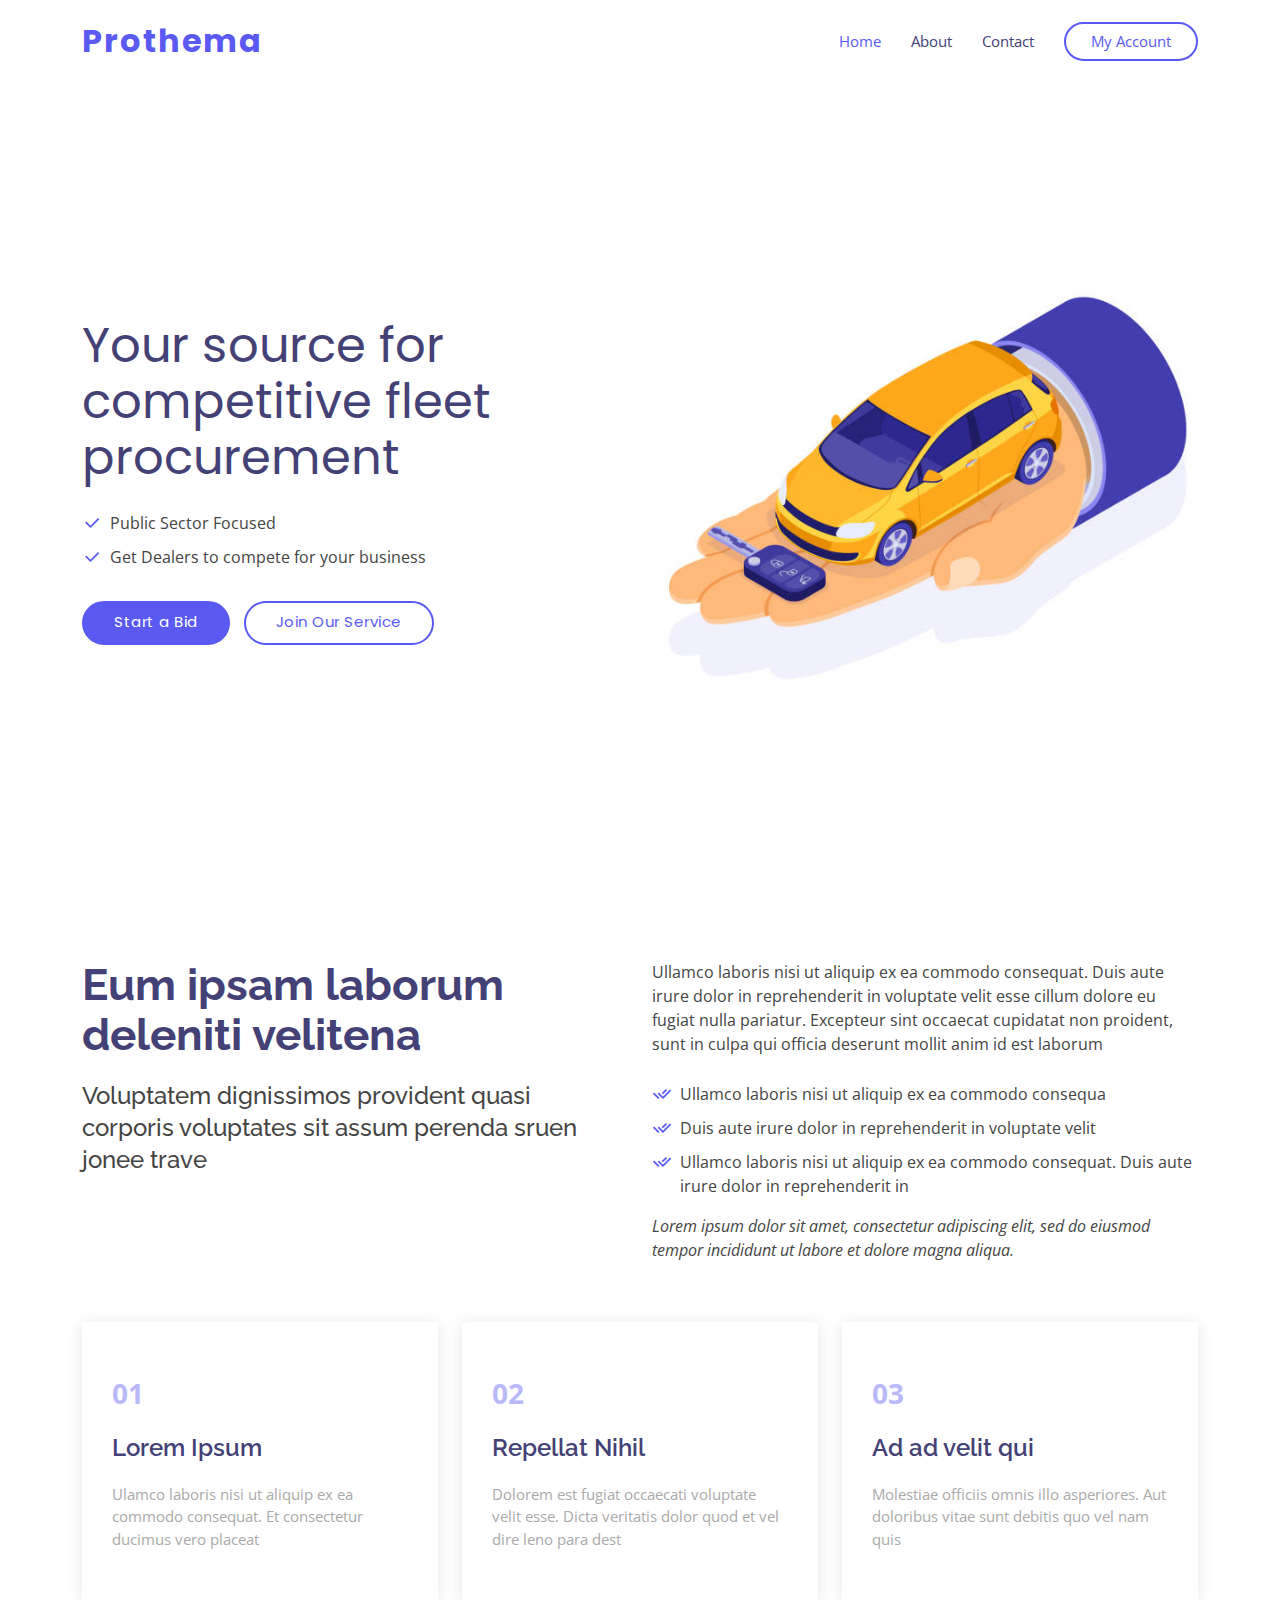
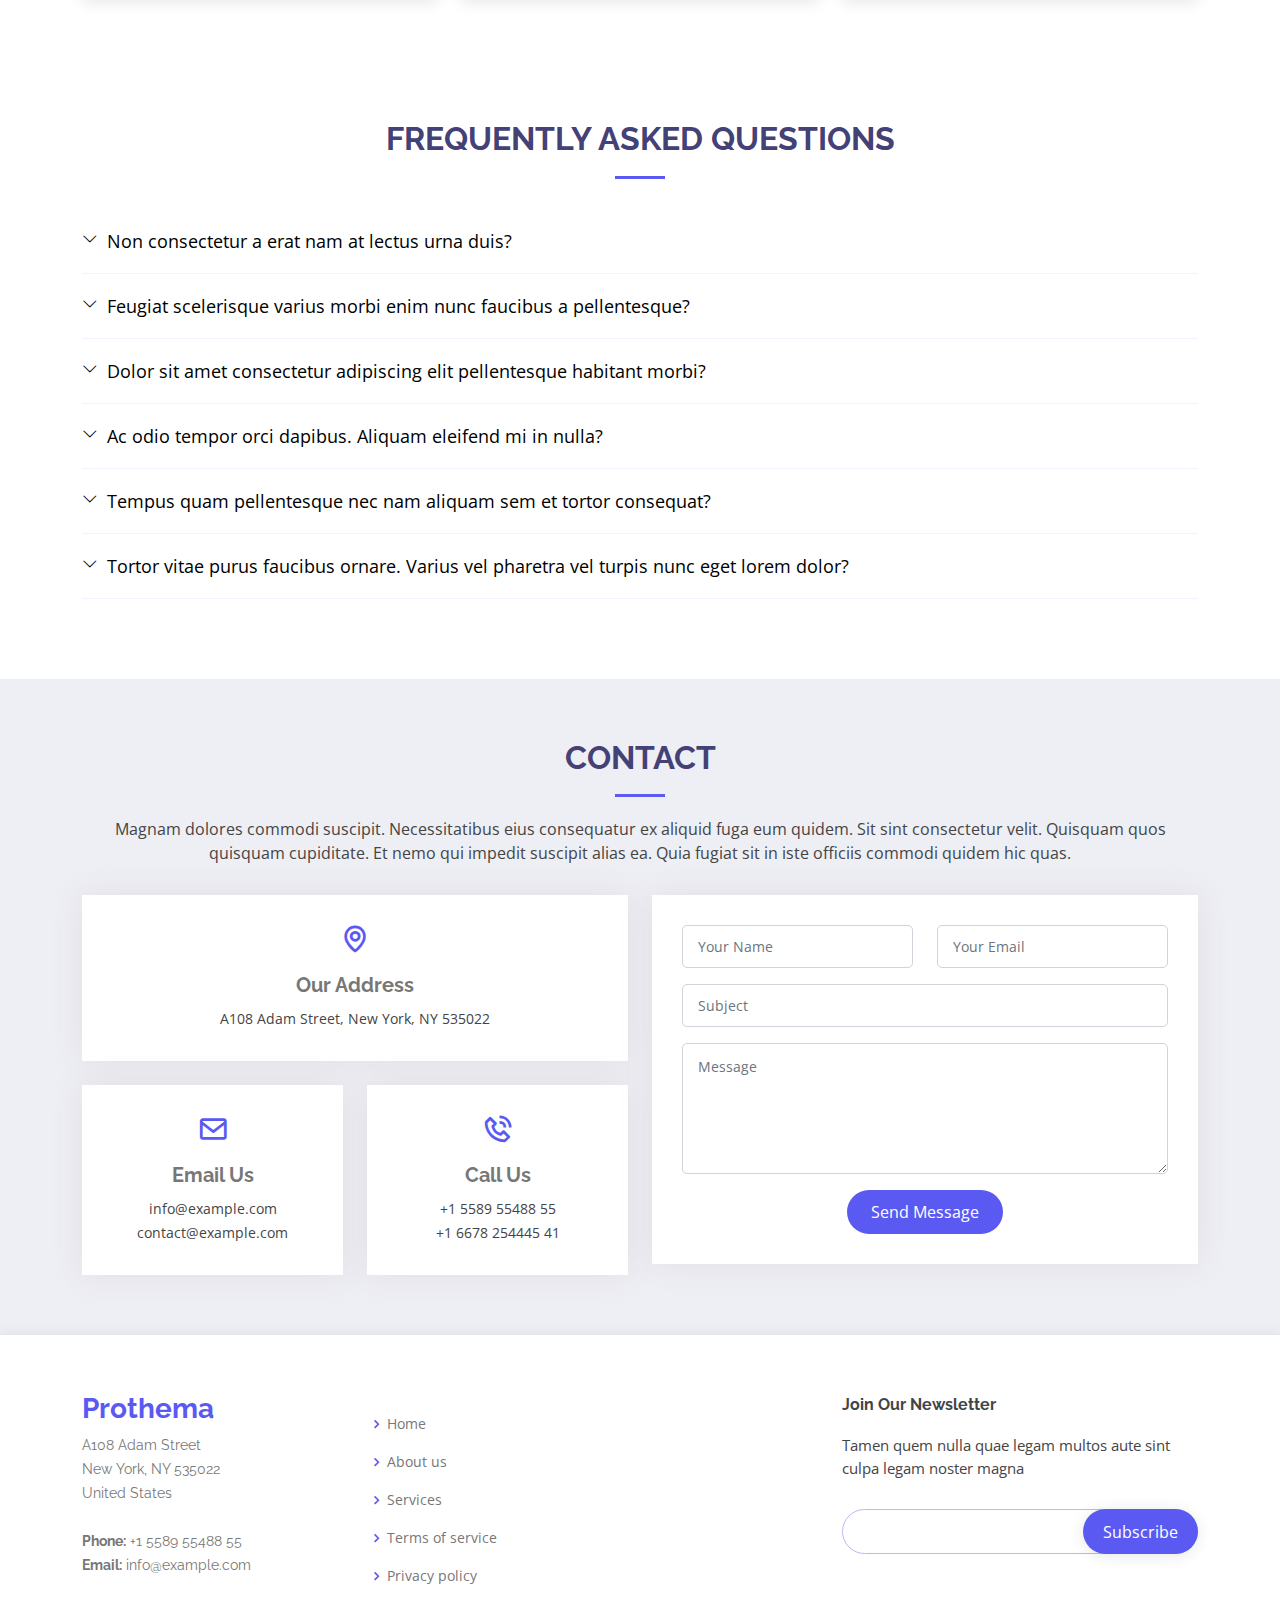
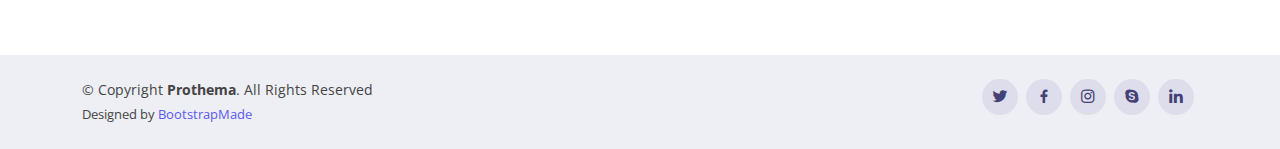
<file: index.html>
<!DOCTYPE html>
<html lang="en">

<head>
  <meta charset="utf-8">
  <meta content="width=device-width, initial-scale=1.0" name="viewport">

  <title>Prothema</title>
  <meta content="" name="description">
  <meta content="" name="keywords">

  <!-- Favicons -->
  <link href="assets/img/favicon.png" rel="icon">
  <link href="assets/img/apple-touch-icon.png" rel="apple-touch-icon">

  <!-- Google Fonts -->
  <link href="https://fonts.googleapis.com/css?family=Open+Sans:300,300i,400,400i,600,600i,700,700i|Raleway:300,300i,400,400i,500,500i,600,600i,700,700i|Poppins:300,300i,400,400i,500,500i,600,600i,700,700i" rel="stylesheet">

  <!-- Vendor CSS Files -->
  <link href="assets/vendor/bootstrap/css/bootstrap.min.css" rel="stylesheet">
  <link href="assets/vendor/bootstrap-icons/bootstrap-icons.css" rel="stylesheet">
  <link href="assets/vendor/boxicons/css/boxicons.min.css" rel="stylesheet">
  <link href="assets/vendor/glightbox/css/glightbox.min.css" rel="stylesheet">
  <link href="assets/vendor/remixicon/remixicon.css" rel="stylesheet">
  <link href="assets/vendor/swiper/swiper-bundle.min.css" rel="stylesheet">

  <!-- Template Main CSS File -->
  <link href="assets/css/style.css" rel="stylesheet">

  <!-- =======================================================
  * Template Name: Resi
  * Updated: Mar 10 2023 with Bootstrap v5.2.3
  * Template URL: https://bootstrapmade.com/resi-free-bootstrap-html-template/
  * Author: BootstrapMade.com
  * License: https://bootstrapmade.com/license/
  ======================================================== -->
</head>

<body>

  <!-- ======= Header ======= -->
  <header id="header" class="fixed-top ">
    <div class="container d-flex align-items-center justify-content-between">

      <h1 class="logo"><a href="index.html">Prothema</a></h1>
      <!-- Uncomment below if you prefer to use an image logo -->
      <!-- <a href="index.html" class="logo"><img src="assets/img/logo.png" alt="" class="img-fluid"></a>-->

      <nav id="navbar" class="navbar">
        <ul>
          <li><a class="nav-link scrollto active" href="#hero">Home</a></li>
          <li><a class="nav-link scrollto" href="#about">About</a></li>
          <li><a class="nav-link scrollto" href="#contact">Contact</a></li>
          <li><a class="getstarted scrollto" href="#about">My Account</a></li>
        </ul>
        <i class="bi bi-list mobile-nav-toggle"></i>
      </nav><!-- .navbar -->

    </div>
  </header><!-- End Header -->

  <!-- ======= Hero Section ======= -->
  <section id="hero" class="d-flex align-items-center">

    <div class="container">
      <div class="row">
        <div class="col-lg-6 pt-2 pt-lg-0 order-2 order-lg-1 d-flex flex-column justify-content-center">
          <h1>Your source for competitive fleet procurement</h1>
          <ul>
            <li><i class="ri-check-line"></i> Public Sector Focused</li>
            <li><i class="ri-check-line"></i> Get Dealers to compete for your business</li>
          </ul>
          <div class="mt-3">
            <a href="bidding.php" class="btn-get-started scrollto">Start a Bid</a>
            <a href="" class="btn-get-quote">Join Our Service</a>
          </div>
        </div>
        <div class="col-lg-6 order-1 order-lg-2 hero-img">
          <img src="assets/img/istockphoto-1210329336-612x612.jpg" class="img-fluid" alt="">
        </div>
      </div>
    </div>

  </section><!-- End Hero -->

  <main id="main">

    <!-- ======= About Section ======= -->
    <section id="about" class="about">
      <div class="container">

        <div class="row content">
          <div class="col-lg-6">
            <h2>Eum ipsam laborum deleniti velitena</h2>
            <h3>Voluptatem dignissimos provident quasi corporis voluptates sit assum perenda sruen jonee trave</h3>
          </div>
          <div class="col-lg-6 pt-4 pt-lg-0">
            <p>
              Ullamco laboris nisi ut aliquip ex ea commodo consequat. Duis aute irure dolor in reprehenderit in voluptate
              velit esse cillum dolore eu fugiat nulla pariatur. Excepteur sint occaecat cupidatat non proident, sunt in
              culpa qui officia deserunt mollit anim id est laborum
            </p>
            <ul>
              <li><i class="ri-check-double-line"></i> Ullamco laboris nisi ut aliquip ex ea commodo consequa</li>
              <li><i class="ri-check-double-line"></i> Duis aute irure dolor in reprehenderit in voluptate velit</li>
              <li><i class="ri-check-double-line"></i> Ullamco laboris nisi ut aliquip ex ea commodo consequat. Duis aute irure dolor in reprehenderit in</li>
            </ul>
            <p class="fst-italic">
              Lorem ipsum dolor sit amet, consectetur adipiscing elit, sed do eiusmod tempor incididunt ut labore et dolore
              magna aliqua.
            </p>
          </div>
        </div>

      </div>
    </section><!-- End About Section -->

    <!-- ======= Why Us Section ======= -->
    <section id="why-us" class="why-us">
      <div class="container">

        <div class="row">

          <div class="col-lg-4">
            <div class="box">
              <span>01</span>
              <h4>Lorem Ipsum</h4>
              <p>Ulamco laboris nisi ut aliquip ex ea commodo consequat. Et consectetur ducimus vero placeat</p>
            </div>
          </div>

          <div class="col-lg-4 mt-4 mt-lg-0">
            <div class="box">
              <span>02</span>
              <h4>Repellat Nihil</h4>
              <p>Dolorem est fugiat occaecati voluptate velit esse. Dicta veritatis dolor quod et vel dire leno para dest</p>
            </div>
          </div>

          <div class="col-lg-4 mt-4 mt-lg-0">
            <div class="box">
              <span>03</span>
              <h4> Ad ad velit qui</h4>
              <p>Molestiae officiis omnis illo asperiores. Aut doloribus vitae sunt debitis quo vel nam quis</p>
            </div>
          </div>

        </div>

      </div>
    </section><!-- End Why Us Section -->



    <!-- ======= Frequently Asked Questions Section ======= -->
    <section id="faq" class="faq">
      <div class="container">

        <div class="section-title">
          <h2>Frequently Asked Questions</h2>
        </div>

        <ul class="faq-list">

          <li>
            <div data-bs-toggle="collapse" class="collapsed question" href="#faq1">Non consectetur a erat nam at lectus urna duis? <i class="bi bi-chevron-down icon-show"></i><i class="bi bi-chevron-up icon-close"></i></div>
            <div id="faq1" class="collapse" data-bs-parent=".faq-list">
              <p>
                Feugiat pretium nibh ipsum consequat. Tempus iaculis urna id volutpat lacus laoreet non curabitur gravida. Venenatis lectus magna fringilla urna porttitor rhoncus dolor purus non.
              </p>
            </div>
          </li>

          <li>
            <div data-bs-toggle="collapse" href="#faq2" class="collapsed question">Feugiat scelerisque varius morbi enim nunc faucibus a pellentesque? <i class="bi bi-chevron-down icon-show"></i><i class="bi bi-chevron-up icon-close"></i></div>
            <div id="faq2" class="collapse" data-bs-parent=".faq-list">
              <p>
                Dolor sit amet consectetur adipiscing elit pellentesque habitant morbi. Id interdum velit laoreet id donec ultrices. Fringilla phasellus faucibus scelerisque eleifend donec pretium. Est pellentesque elit ullamcorper dignissim. Mauris ultrices eros in cursus turpis massa tincidunt dui.
              </p>
            </div>
          </li>

          <li>
            <div data-bs-toggle="collapse" href="#faq3" class="collapsed question">Dolor sit amet consectetur adipiscing elit pellentesque habitant morbi? <i class="bi bi-chevron-down icon-show"></i><i class="bi bi-chevron-up icon-close"></i></div>
            <div id="faq3" class="collapse" data-bs-parent=".faq-list">
              <p>
                Eleifend mi in nulla posuere sollicitudin aliquam ultrices sagittis orci. Faucibus pulvinar elementum integer enim. Sem nulla pharetra diam sit amet nisl suscipit. Rutrum tellus pellentesque eu tincidunt. Lectus urna duis convallis convallis tellus. Urna molestie at elementum eu facilisis sed odio morbi quis
              </p>
            </div>
          </li>

          <li>
            <div data-bs-toggle="collapse" href="#faq4" class="collapsed question">Ac odio tempor orci dapibus. Aliquam eleifend mi in nulla? <i class="bi bi-chevron-down icon-show"></i><i class="bi bi-chevron-up icon-close"></i></div>
            <div id="faq4" class="collapse" data-bs-parent=".faq-list">
              <p>
                Dolor sit amet consectetur adipiscing elit pellentesque habitant morbi. Id interdum velit laoreet id donec ultrices. Fringilla phasellus faucibus scelerisque eleifend donec pretium. Est pellentesque elit ullamcorper dignissim. Mauris ultrices eros in cursus turpis massa tincidunt dui.
              </p>
            </div>
          </li>

          <li>
            <div data-bs-toggle="collapse" href="#faq5" class="collapsed question">Tempus quam pellentesque nec nam aliquam sem et tortor consequat? <i class="bi bi-chevron-down icon-show"></i><i class="bi bi-chevron-up icon-close"></i></div>
            <div id="faq5" class="collapse" data-bs-parent=".faq-list">
              <p>
                Molestie a iaculis at erat pellentesque adipiscing commodo. Dignissim suspendisse in est ante in. Nunc vel risus commodo viverra maecenas accumsan. Sit amet nisl suscipit adipiscing bibendum est. Purus gravida quis blandit turpis cursus in
              </p>
            </div>
          </li>

          <li>
            <div data-bs-toggle="collapse" href="#faq6" class="collapsed question">Tortor vitae purus faucibus ornare. Varius vel pharetra vel turpis nunc eget lorem dolor? <i class="bi bi-chevron-down icon-show"></i><i class="bi bi-chevron-up icon-close"></i></div>
            <div id="faq6" class="collapse" data-bs-parent=".faq-list">
              <p>
                Laoreet sit amet cursus sit amet dictum sit amet justo. Mauris vitae ultricies leo integer malesuada nunc vel. Tincidunt eget nullam non nisi est sit amet. Turpis nunc eget lorem dolor sed. Ut venenatis tellus in metus vulputate eu scelerisque. Pellentesque diam volutpat commodo sed egestas egestas fringilla phasellus faucibus. Nibh tellus molestie nunc non blandit massa enim nec.
              </p>
            </div>
          </li>

        </ul>

      </div>
    </section><!-- End Frequently Asked Questions Section -->

    <!-- ======= Contact Section ======= -->
    <section id="contact" class="contact section-bg">
      <div class="container">

        <div class="section-title">
          <h2>Contact</h2>
          <p>Magnam dolores commodi suscipit. Necessitatibus eius consequatur ex aliquid fuga eum quidem. Sit sint consectetur velit. Quisquam quos quisquam cupiditate. Et nemo qui impedit suscipit alias ea. Quia fugiat sit in iste officiis commodi quidem hic quas.</p>
        </div>

        <div class="row">

          <div class="col-lg-6">

            <div class="row">
              <div class="col-md-12">
                <div class="info-box">
                  <i class="bx bx-map"></i>
                  <h3>Our Address</h3>
                  <p>A108 Adam Street, New York, NY 535022</p>
                </div>
              </div>
              <div class="col-md-6">
                <div class="info-box mt-4">
                  <i class="bx bx-envelope"></i>
                  <h3>Email Us</h3>
                  <p>info@example.com<br>contact@example.com</p>
                </div>
              </div>
              <div class="col-md-6">
                <div class="info-box mt-4">
                  <i class="bx bx-phone-call"></i>
                  <h3>Call Us</h3>
                  <p>+1 5589 55488 55<br>+1 6678 254445 41</p>
                </div>
              </div>
            </div>

          </div>

          <div class="col-lg-6 mt-4 mt-lg-0">
            <form action="forms/contact.php" method="post" role="form" class="php-email-form">
              <div class="row">
                <div class="col-md-6 form-group">
                  <input type="text" name="name" class="form-control" id="name" placeholder="Your Name" required>
                </div>
                <div class="col-md-6 form-group mt-3 mt-md-0">
                  <input type="email" class="form-control" name="email" id="email" placeholder="Your Email" required>
                </div>
              </div>
              <div class="form-group mt-3">
                <input type="text" class="form-control" name="subject" id="subject" placeholder="Subject" required>
              </div>
              <div class="form-group mt-3">
                <textarea class="form-control" name="message" rows="5" placeholder="Message" required></textarea>
              </div>
              <div class="my-3">
                <div class="loading">Loading</div>
                <div class="error-message"></div>
                <div class="sent-message">Your message has been sent. Thank you!</div>
              </div>
              <div class="text-center"><button type="submit">Send Message</button></div>
            </form>
          </div>

        </div>

      </div>
    </section><!-- End Contact Section -->

  </main><!-- End #main -->

  <!-- ======= Footer ======= -->
  <footer id="footer">

    <div class="footer-top">
      <div class="container">
        <div class="row">

          <div class="col-lg-3 col-md-6 footer-contact">
            <h3>Prothema</h3>
            <p>
              A108 Adam Street <br>
              New York, NY 535022<br>
              United States <br><br>
              <strong>Phone:</strong> +1 5589 55488 55<br>
              <strong>Email:</strong> info@example.com<br>
            </p>
          </div>

          <div class="col-lg-2 col-md-6 footer-links">
            <h4></h4>
            <ul>
              <li><i class="bx bx-chevron-right"></i> <a href="#">Home</a></li>
              <li><i class="bx bx-chevron-right"></i> <a href="#">About us</a></li>
              <li><i class="bx bx-chevron-right"></i> <a href="#">Services</a></li>
              <li><i class="bx bx-chevron-right"></i> <a href="#">Terms of service</a></li>
              <li><i class="bx bx-chevron-right"></i> <a href="#">Privacy policy</a></li>
            </ul>
          </div>

          <div class="col-lg-3 col-md-6 footer-links">
            <!-- remove section 
            <h4>Our Services</h4>
            <ul>
              <li><i class="bx bx-chevron-right"></i> <a href="#">Web Design</a></li>
              <li><i class="bx bx-chevron-right"></i> <a href="#">Web Development</a></li>
              <li><i class="bx bx-chevron-right"></i> <a href="#">Product Management</a></li>
              <li><i class="bx bx-chevron-right"></i> <a href="#">Marketing</a></li>
              <li><i class="bx bx-chevron-right"></i> <a href="#">Graphic Design</a></li>
            </ul> -->
          </div>

          <div class="col-lg-4 col-md-6 footer-newsletter">
            <h4>Join Our Newsletter</h4>
            <p>Tamen quem nulla quae legam multos aute sint culpa legam noster magna</p>
            <form action="" method="post">
              <input type="email" name="email"><input type="submit" value="Subscribe">
            </form>
          </div>

        </div>
      </div>
    </div>

    <div class="container d-md-flex py-4">

      <div class="me-md-auto text-center text-md-start">
        <div class="copyright">
          &copy; Copyright <strong><span>Prothema</span></strong>. All Rights Reserved
        </div>
        <div class="credits">
          <!-- All the links in the footer should remain intact. -->
          <!-- You can delete the links only if you purchased the pro version. -->
          <!-- Licensing information: https://bootstrapmade.com/license/ -->
          <!-- Purchase the pro version with working PHP/AJAX contact form: https://bootstrapmade.com/resi-free-bootstrap-html-template/ -->
          Designed by <a href="https://bootstrapmade.com/">BootstrapMade</a>
        </div>
      </div> 
      <div class="social-links text-center text-md-right pt-3 pt-md-0">
        <a href="#" class="twitter"><i class="bx bxl-twitter"></i></a>
        <a href="#" class="facebook"><i class="bx bxl-facebook"></i></a>
        <a href="#" class="instagram"><i class="bx bxl-instagram"></i></a>
        <a href="#" class="google-plus"><i class="bx bxl-skype"></i></a>
        <a href="#" class="linkedin"><i class="bx bxl-linkedin"></i></a>
      </div>
    </div>
  </footer><!-- End Footer -->

  <a href="#" class="back-to-top d-flex align-items-center justify-content-center"><i class="bi bi-arrow-up-short"></i></a>

  <!-- Vendor JS Files -->
  <script src="assets/vendor/purecounter/purecounter_vanilla.js"></script>
  <script src="assets/vendor/bootstrap/js/bootstrap.bundle.min.js"></script>
  <script src="assets/vendor/glightbox/js/glightbox.min.js"></script>
  <script src="assets/vendor/isotope-layout/isotope.pkgd.min.js"></script>
  <script src="assets/vendor/swiper/swiper-bundle.min.js"></script>
  <script src="assets/vendor/php-email-form/validate.js"></script>

  <!-- Template Main JS File -->
  <script src="assets/js/main.js"></script>

</body>

</html>
</file>
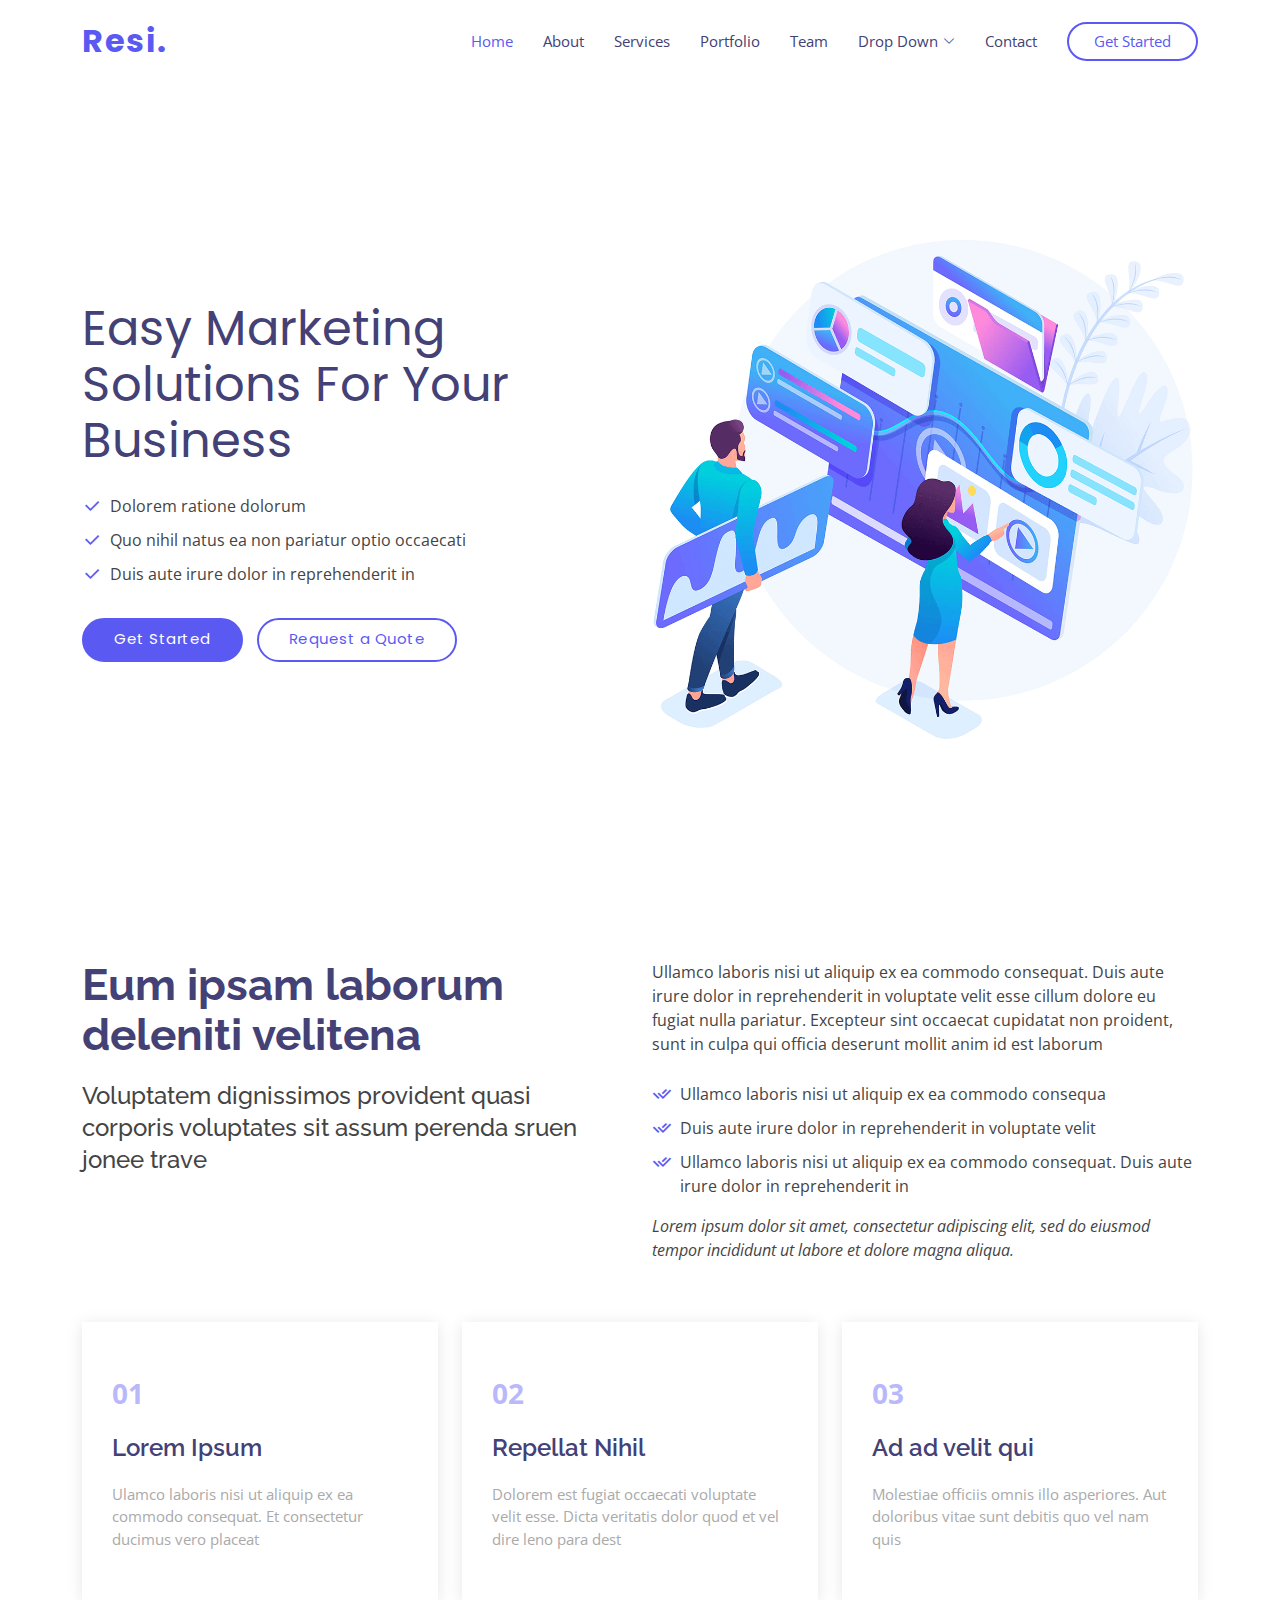
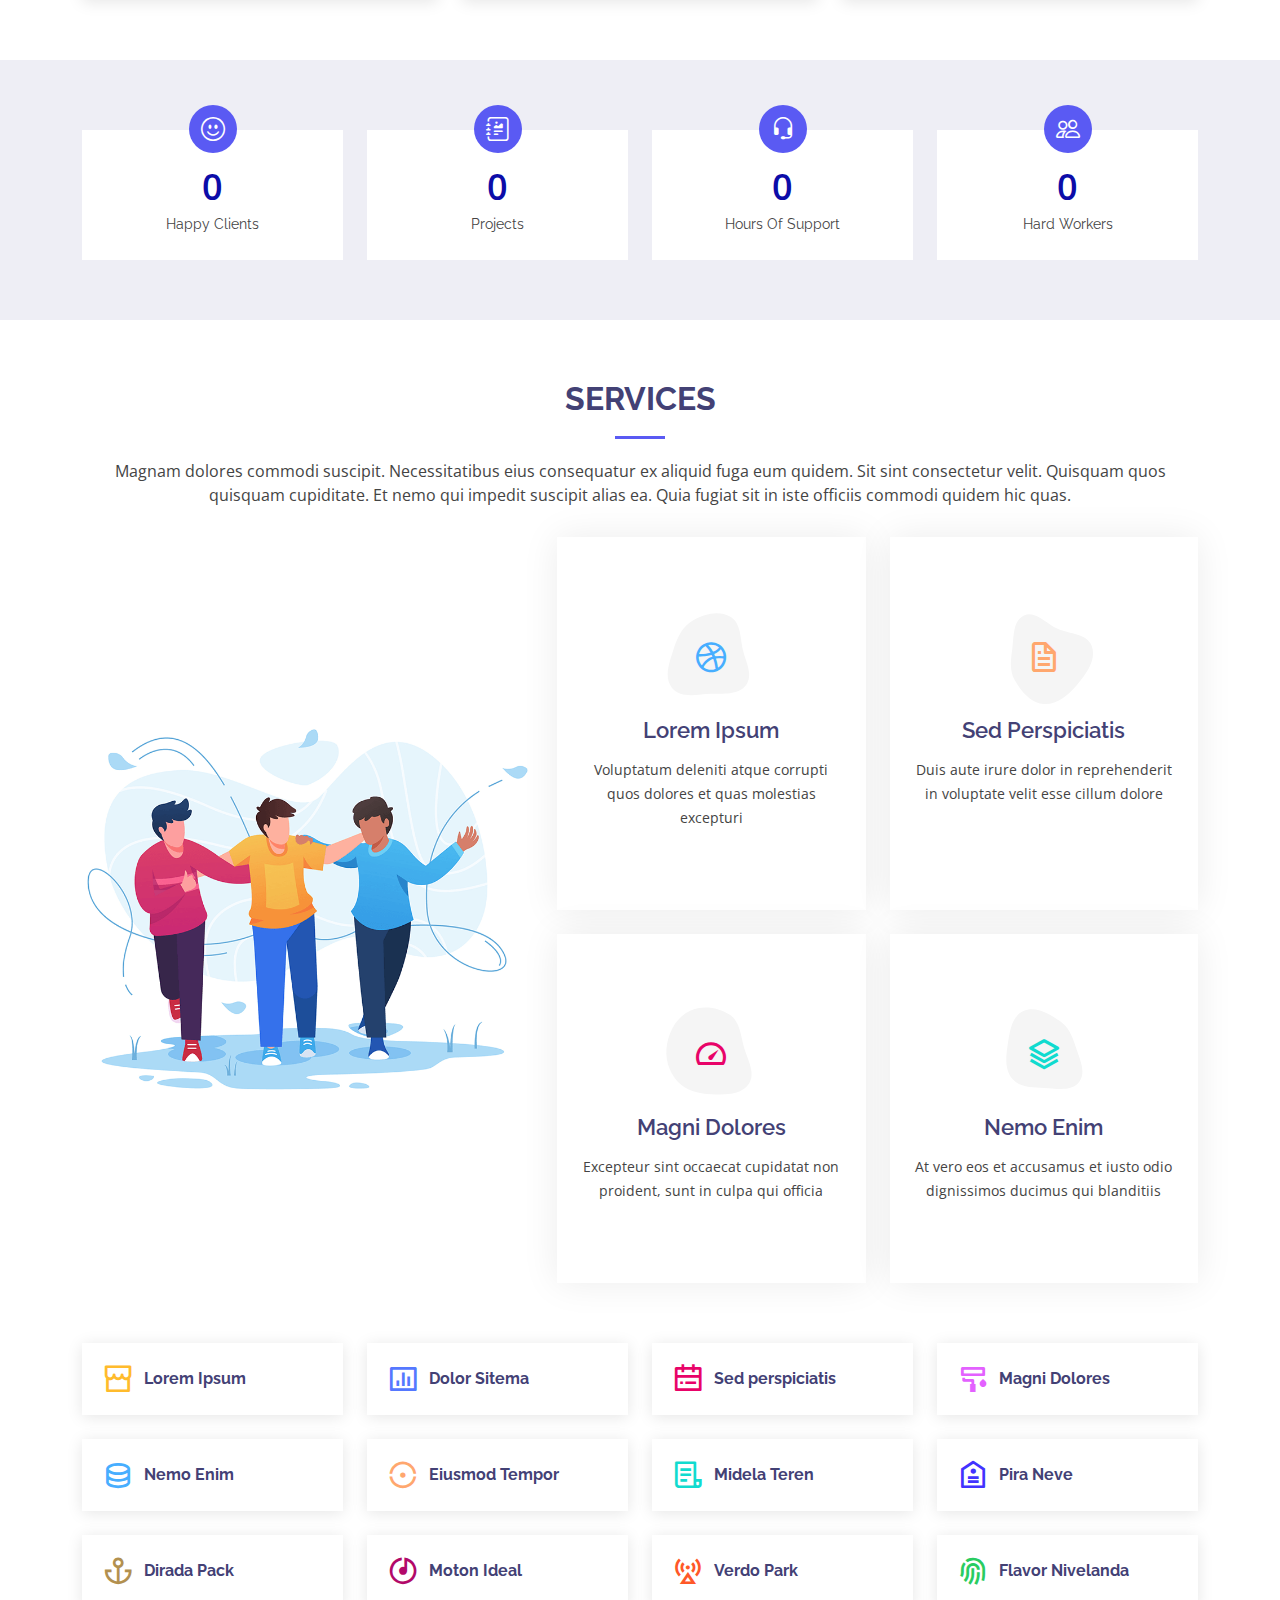
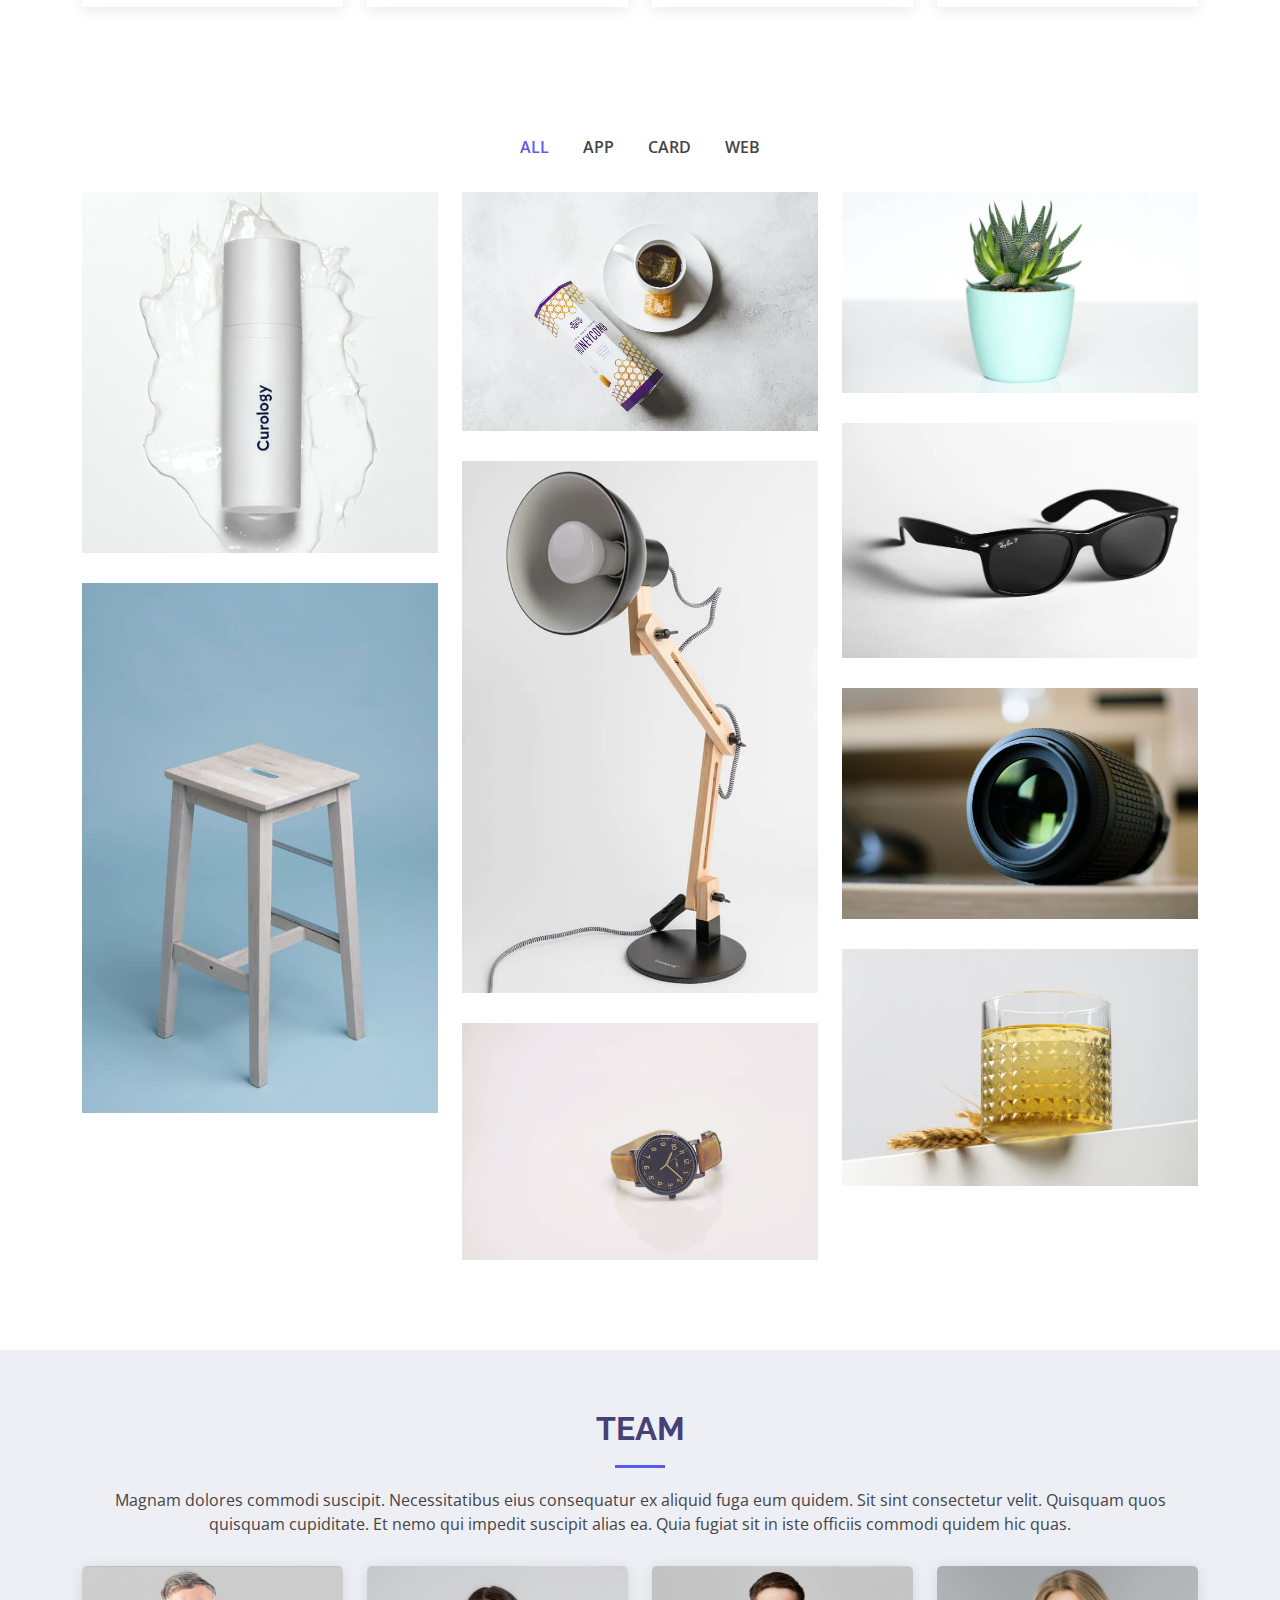
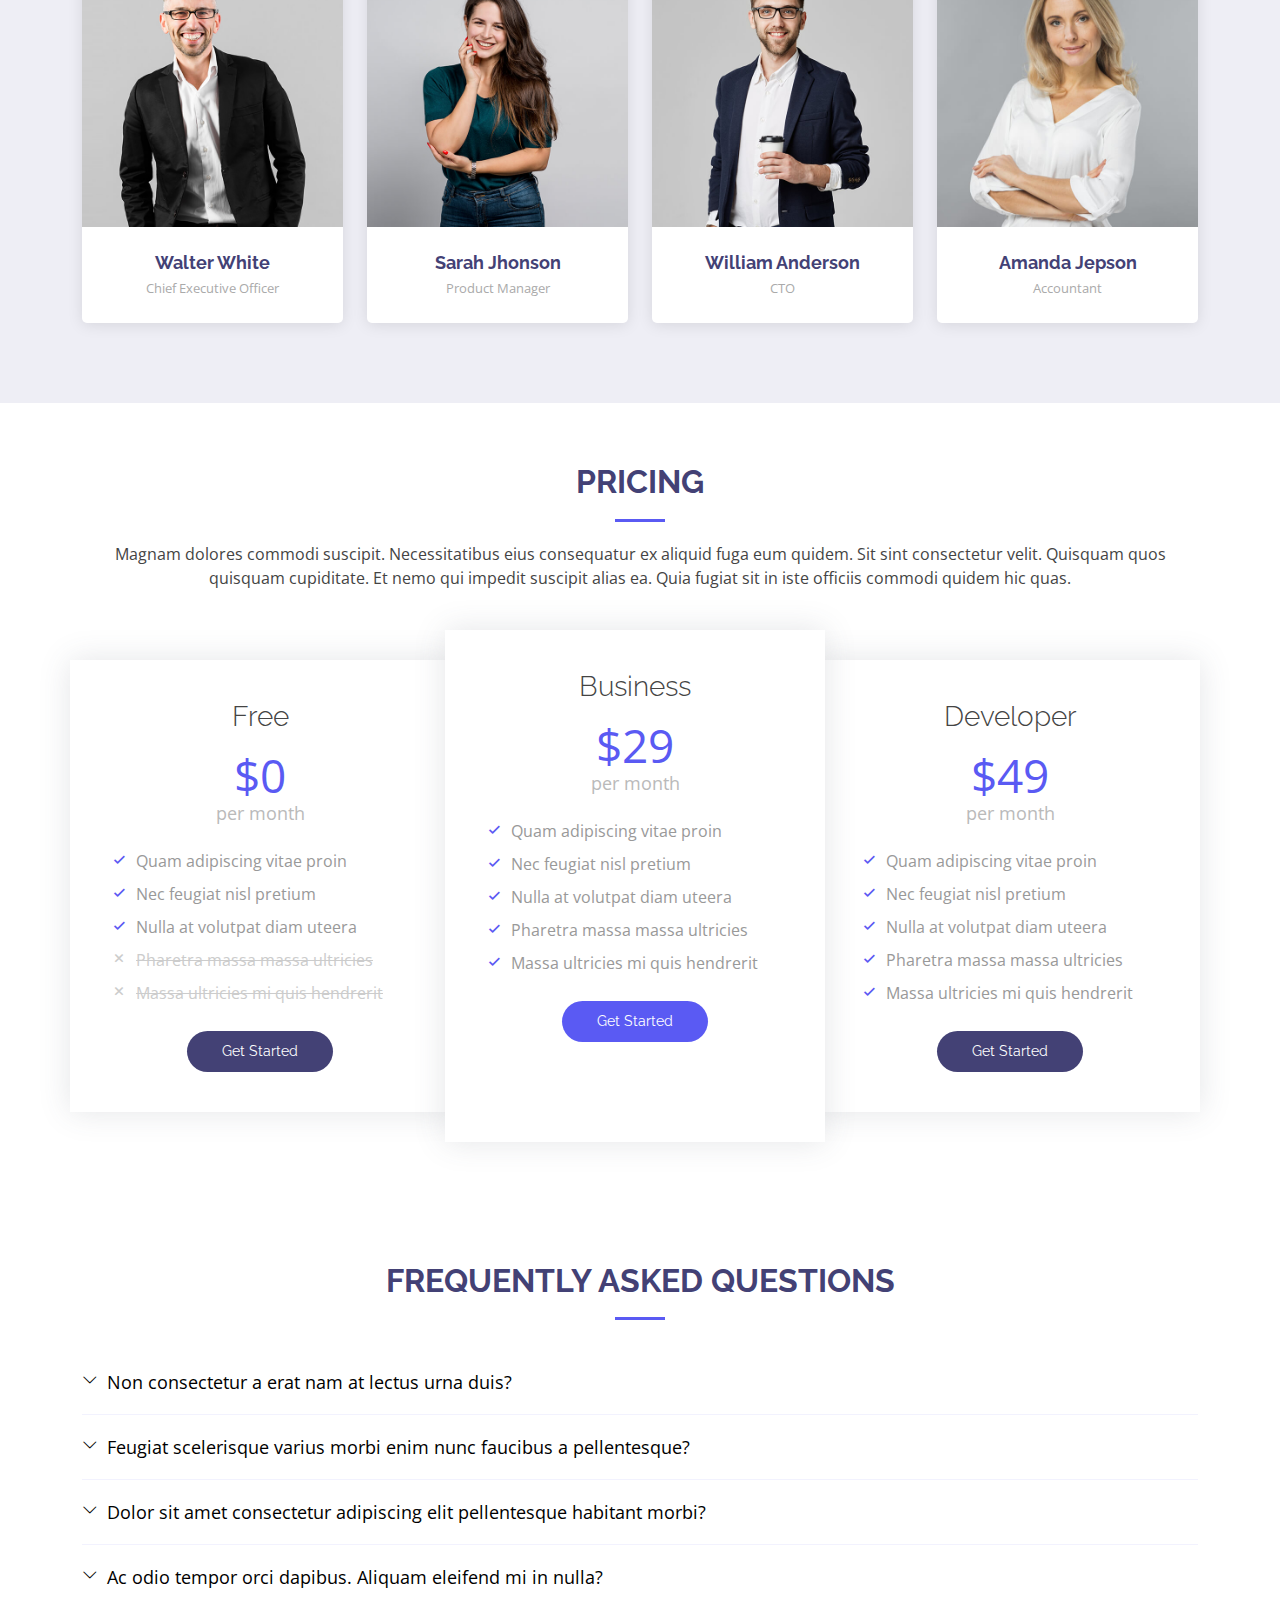
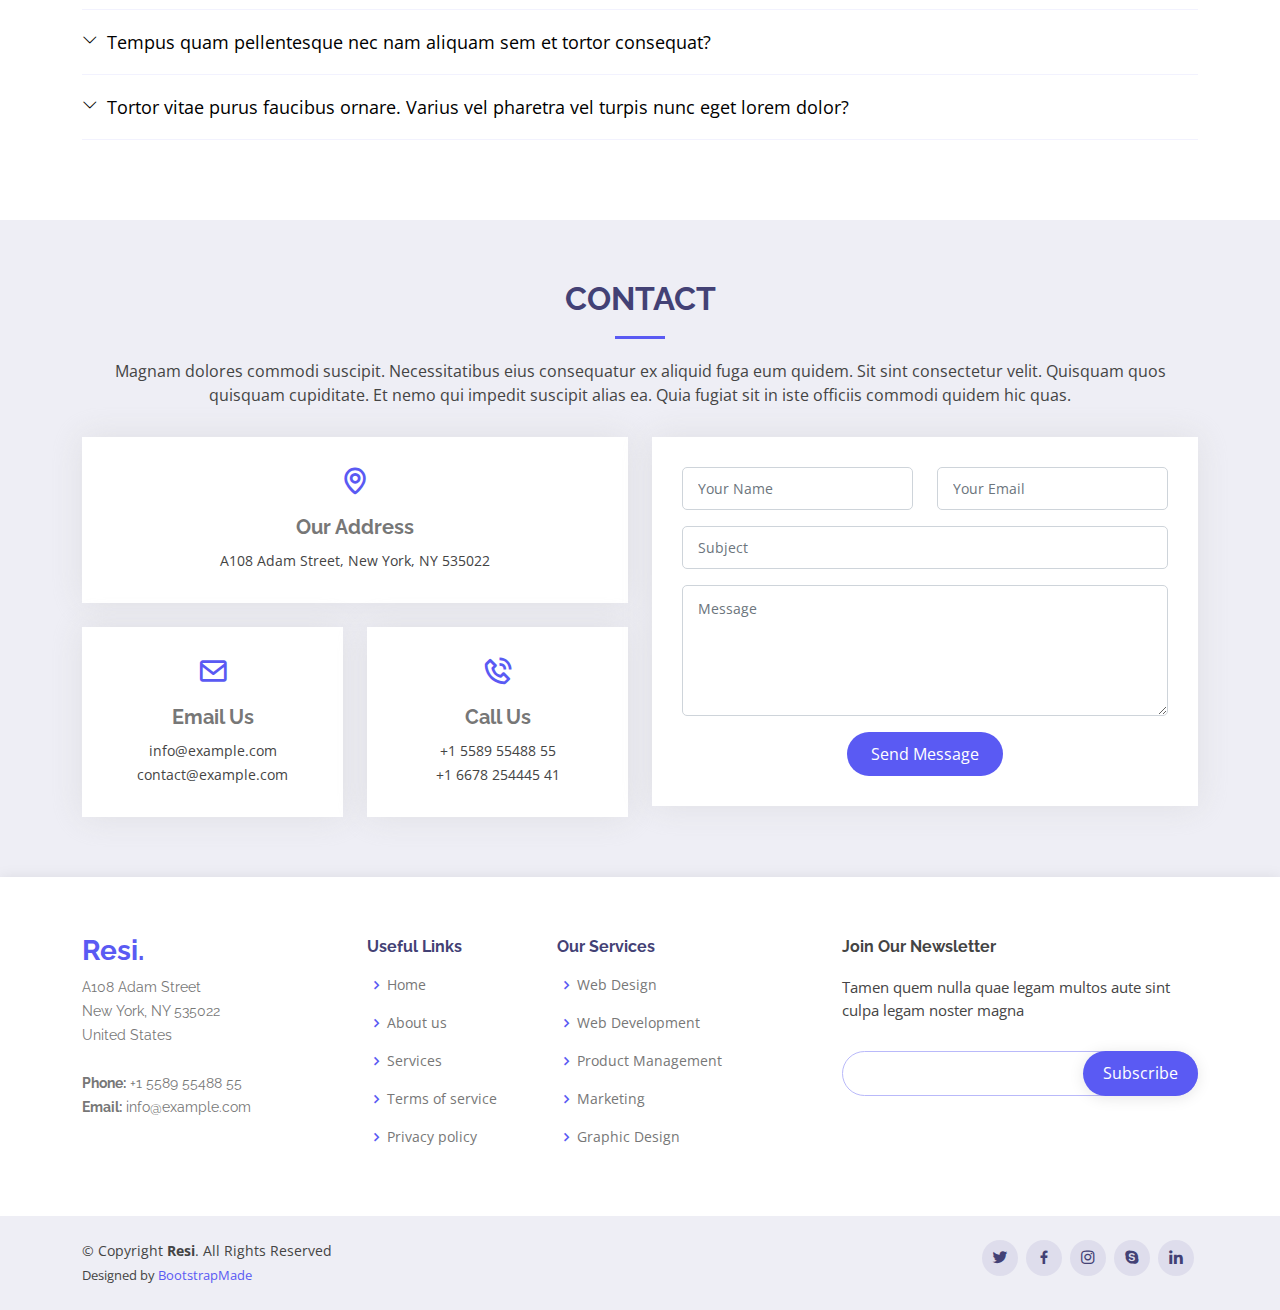
<file: indexold.html>
<!DOCTYPE html>
<html lang="en">

<head>
  <meta charset="utf-8">
  <meta content="width=device-width, initial-scale=1.0" name="viewport">

  <title>Resi Bootstrap Template - Index</title>
  <meta content="" name="description">
  <meta content="" name="keywords">

  <!-- Favicons -->
  <link href="assets/img/favicon.png" rel="icon">
  <link href="assets/img/apple-touch-icon.png" rel="apple-touch-icon">

  <!-- Google Fonts -->
  <link href="https://fonts.googleapis.com/css?family=Open+Sans:300,300i,400,400i,600,600i,700,700i|Raleway:300,300i,400,400i,500,500i,600,600i,700,700i|Poppins:300,300i,400,400i,500,500i,600,600i,700,700i" rel="stylesheet">

  <!-- Vendor CSS Files -->
  <link href="assets/vendor/bootstrap/css/bootstrap.min.css" rel="stylesheet">
  <link href="assets/vendor/bootstrap-icons/bootstrap-icons.css" rel="stylesheet">
  <link href="assets/vendor/boxicons/css/boxicons.min.css" rel="stylesheet">
  <link href="assets/vendor/glightbox/css/glightbox.min.css" rel="stylesheet">
  <link href="assets/vendor/remixicon/remixicon.css" rel="stylesheet">
  <link href="assets/vendor/swiper/swiper-bundle.min.css" rel="stylesheet">

  <!-- Template Main CSS File -->
  <link href="assets/css/style.css" rel="stylesheet">

  <!-- =======================================================
  * Template Name: Resi
  * Updated: Mar 10 2023 with Bootstrap v5.2.3
  * Template URL: https://bootstrapmade.com/resi-free-bootstrap-html-template/
  * Author: BootstrapMade.com
  * License: https://bootstrapmade.com/license/
  ======================================================== -->
</head>

<body>

  <!-- ======= Header ======= -->
  <header id="header" class="fixed-top ">
    <div class="container d-flex align-items-center justify-content-between">

      <h1 class="logo"><a href="index.html">Resi.</a></h1>
      <!-- Uncomment below if you prefer to use an image logo -->
      <!-- <a href="index.html" class="logo"><img src="assets/img/logo.png" alt="" class="img-fluid"></a>-->

      <nav id="navbar" class="navbar">
        <ul>
          <li><a class="nav-link scrollto active" href="#hero">Home</a></li>
          <li><a class="nav-link scrollto" href="#about">About</a></li>
          <li><a class="nav-link scrollto" href="#services">Services</a></li>
          <li><a class="nav-link scrollto " href="#portfolio">Portfolio</a></li>
          <li><a class="nav-link scrollto" href="#team">Team</a></li>
          <li class="dropdown"><a href="#"><span>Drop Down</span> <i class="bi bi-chevron-down"></i></a>
            <ul>
              <li><a href="#">Drop Down 1</a></li>
              <li class="dropdown"><a href="#"><span>Deep Drop Down</span> <i class="bi bi-chevron-right"></i></a>
                <ul>
                  <li><a href="#">Deep Drop Down 1</a></li>
                  <li><a href="#">Deep Drop Down 2</a></li>
                  <li><a href="#">Deep Drop Down 3</a></li>
                  <li><a href="#">Deep Drop Down 4</a></li>
                  <li><a href="#">Deep Drop Down 5</a></li>
                </ul>
              </li>
              <li><a href="#">Drop Down 2</a></li>
              <li><a href="#">Drop Down 3</a></li>
              <li><a href="#">Drop Down 4</a></li>
            </ul>
          </li>
          <li><a class="nav-link scrollto" href="#contact">Contact</a></li>
          <li><a class="getstarted scrollto" href="#about">Get Started</a></li>
        </ul>
        <i class="bi bi-list mobile-nav-toggle"></i>
      </nav><!-- .navbar -->

    </div>
  </header><!-- End Header -->

  <!-- ======= Hero Section ======= -->
  <section id="hero" class="d-flex align-items-center">

    <div class="container">
      <div class="row">
        <div class="col-lg-6 pt-2 pt-lg-0 order-2 order-lg-1 d-flex flex-column justify-content-center">
          <h1>Easy Marketing Solutions For Your Business</h1>
          <ul>
            <li><i class="ri-check-line"></i> Dolorem ratione dolorum</li>
            <li><i class="ri-check-line"></i> Quo nihil natus ea non pariatur optio occaecati</li>
            <li><i class="ri-check-line"></i> Duis aute irure dolor in reprehenderit in</li>
          </ul>
          <div class="mt-3">
            <a href="#about" class="btn-get-started scrollto">Get Started</a>
            <a href="" class="btn-get-quote">Request a Quote</a>
          </div>
        </div>
        <div class="col-lg-6 order-1 order-lg-2 hero-img">
          <img src="assets/img/hero-img.png" class="img-fluid" alt="">
        </div>
      </div>
    </div>

  </section><!-- End Hero -->

  <main id="main">

    <!-- ======= About Section ======= -->
    <section id="about" class="about">
      <div class="container">

        <div class="row content">
          <div class="col-lg-6">
            <h2>Eum ipsam laborum deleniti velitena</h2>
            <h3>Voluptatem dignissimos provident quasi corporis voluptates sit assum perenda sruen jonee trave</h3>
          </div>
          <div class="col-lg-6 pt-4 pt-lg-0">
            <p>
              Ullamco laboris nisi ut aliquip ex ea commodo consequat. Duis aute irure dolor in reprehenderit in voluptate
              velit esse cillum dolore eu fugiat nulla pariatur. Excepteur sint occaecat cupidatat non proident, sunt in
              culpa qui officia deserunt mollit anim id est laborum
            </p>
            <ul>
              <li><i class="ri-check-double-line"></i> Ullamco laboris nisi ut aliquip ex ea commodo consequa</li>
              <li><i class="ri-check-double-line"></i> Duis aute irure dolor in reprehenderit in voluptate velit</li>
              <li><i class="ri-check-double-line"></i> Ullamco laboris nisi ut aliquip ex ea commodo consequat. Duis aute irure dolor in reprehenderit in</li>
            </ul>
            <p class="fst-italic">
              Lorem ipsum dolor sit amet, consectetur adipiscing elit, sed do eiusmod tempor incididunt ut labore et dolore
              magna aliqua.
            </p>
          </div>
        </div>

      </div>
    </section><!-- End About Section -->

    <!-- ======= Why Us Section ======= -->
    <section id="why-us" class="why-us">
      <div class="container">

        <div class="row">

          <div class="col-lg-4">
            <div class="box">
              <span>01</span>
              <h4>Lorem Ipsum</h4>
              <p>Ulamco laboris nisi ut aliquip ex ea commodo consequat. Et consectetur ducimus vero placeat</p>
            </div>
          </div>

          <div class="col-lg-4 mt-4 mt-lg-0">
            <div class="box">
              <span>02</span>
              <h4>Repellat Nihil</h4>
              <p>Dolorem est fugiat occaecati voluptate velit esse. Dicta veritatis dolor quod et vel dire leno para dest</p>
            </div>
          </div>

          <div class="col-lg-4 mt-4 mt-lg-0">
            <div class="box">
              <span>03</span>
              <h4> Ad ad velit qui</h4>
              <p>Molestiae officiis omnis illo asperiores. Aut doloribus vitae sunt debitis quo vel nam quis</p>
            </div>
          </div>

        </div>

      </div>
    </section><!-- End Why Us Section -->

    <!-- ======= Counts Section ======= -->
    <section id="counts" class="counts section-bg">
      <div class="container">

        <div class="row">

          <div class="col-lg-3 col-md-6">
            <div class="count-box">
              <i class="bi bi-emoji-smile"></i>
              <span data-purecounter-start="0" data-purecounter-end="232" data-purecounter-duration="1" class="purecounter"></span>
              <p>Happy Clients</p>
            </div>
          </div>

          <div class="col-lg-3 col-md-6 mt-5 mt-md-0">
            <div class="count-box">
              <i class="bi bi-journal-richtext"></i>
              <span data-purecounter-start="0" data-purecounter-end="521" data-purecounter-duration="1" class="purecounter"></span>
              <p>Projects</p>
            </div>
          </div>

          <div class="col-lg-3 col-md-6 mt-5 mt-lg-0">
            <div class="count-box">
              <i class="bi bi-headset"></i>
              <span data-purecounter-start="0" data-purecounter-end="1463" data-purecounter-duration="1" class="purecounter"></span>
              <p>Hours Of Support</p>
            </div>
          </div>

          <div class="col-lg-3 col-md-6 mt-5 mt-lg-0">
            <div class="count-box">
              <i class="bi bi-people"></i>
              <span data-purecounter-start="0" data-purecounter-end="15" data-purecounter-duration="1" class="purecounter"></span>
              <p>Hard Workers</p>
            </div>
          </div>

        </div>

      </div>
    </section><!-- End Counts Section -->

    <!-- ======= Services Section ======= -->
    <section id="services" class="services">
      <div class="container">

        <div class="section-title">
          <h2>Services</h2>
          <p>Magnam dolores commodi suscipit. Necessitatibus eius consequatur ex aliquid fuga eum quidem. Sit sint consectetur velit. Quisquam quos quisquam cupiditate. Et nemo qui impedit suscipit alias ea. Quia fugiat sit in iste officiis commodi quidem hic quas.</p>
        </div>

        <div class="row">
          <div class="content col-xl-5 d-flex flex-column justify-content-center">
            <img src="assets/img/services.png" class="img-fluid" alt="">
          </div>
          <div class="col-xl-7">
            <div class="icon-boxes d-flex flex-column justify-content-center">
              <div class="row">
                <div class="col-lg-6 d-flex align-items-stretch" data-aos="zoom-in" data-aos-delay="100">
                  <div class="icon-box iconbox-blue">
                    <div class="icon">
                      <svg width="100" height="100" viewBox="0 0 600 600" xmlns="http://www.w3.org/2000/svg">
                        <path stroke="none" stroke-width="0" fill="#f5f5f5" d="M300,521.0016835830174C376.1290562159157,517.8887921683347,466.0731472004068,529.7835943286574,510.70327084640275,468.03025145048787C554.3714126377745,407.6079735673963,508.03601936045806,328.9844924480964,491.2728898941984,256.3432110539036C474.5976632858925,184.082847569629,479.9380746630129,96.60480741107993,416.23090153303,58.64404602377083C348.86323505073057,18.502131276798302,261.93793281208167,40.57373210992963,193.5410806939664,78.93577620505333C130.42746243093433,114.334589627462,98.30271207620316,179.96522072025542,76.75703585869454,249.04625023123273C51.97151888228291,328.5150500222984,13.704378332031375,421.85034740162234,66.52175969318436,486.19268352777647C119.04800174914682,550.1803526380478,217.28368757567262,524.383925680826,300,521.0016835830174"></path>
                      </svg>
                      <i class="bx bxl-dribbble"></i>
                    </div>
                    <h4><a href="">Lorem Ipsum</a></h4>
                    <p>Voluptatum deleniti atque corrupti quos dolores et quas molestias excepturi</p>
                  </div>
                </div>

                <div class="col-lg-6 d-flex align-items-stretch mt-4 mt-lg-0" data-aos="zoom-in" data-aos-delay="200">
                  <div class="icon-box iconbox-orange ">
                    <div class="icon">
                      <svg width="100" height="100" viewBox="0 0 600 600" xmlns="http://www.w3.org/2000/svg">
                        <path stroke="none" stroke-width="0" fill="#f5f5f5" d="M300,582.0697525312426C382.5290701553225,586.8405444964366,449.9789794690241,525.3245884688669,502.5850820975895,461.55621195738473C556.606425686781,396.0723002908107,615.8543463187945,314.28637112970534,586.6730223649479,234.56875336149918C558.9533121215079,158.8439757836574,454.9685369536778,164.00468322053177,381.49747125262974,130.76875717737553C312.15926192815925,99.40240125094834,248.97055460311594,18.661163978235184,179.8680185752513,50.54337015887873C110.5421016452524,82.52863877960104,119.82277516462835,180.83849132639028,109.12597500060166,256.43424936330496C100.08760227029461,320.3096726198365,92.17705696193138,384.0621239912766,124.79988738764834,439.7174275375508C164.83382741302287,508.01625554203684,220.96474134820875,577.5009287672846,300,582.0697525312426"></path>
                      </svg>
                      <i class="bx bx-file"></i>
                    </div>
                    <h4><a href="">Sed Perspiciatis</a></h4>
                    <p>Duis aute irure dolor in reprehenderit in voluptate velit esse cillum dolore</p>
                  </div>
                </div>

                <div class="col-lg-6 d-flex align-items-stretch mt-4" data-aos="zoom-in" data-aos-delay="300">
                  <div class="icon-box iconbox-pink">
                    <div class="icon">
                      <svg width="100" height="100" viewBox="0 0 600 600" xmlns="http://www.w3.org/2000/svg">
                        <path stroke="none" stroke-width="0" fill="#f5f5f5" d="M300,541.5067337569781C382.14930387511276,545.0595476570109,479.8736841581634,548.3450877840088,526.4010558755058,480.5488172755941C571.5218469581645,414.80211281144784,517.5187510058486,332.0715597781072,496.52539010469104,255.14436215662573C477.37192572678356,184.95920475031193,473.57363656557914,105.61284051026155,413.0603344069578,65.22779650032875C343.27470386102294,18.654635553484475,251.2091493199835,5.337323636656869,175.0934190732945,40.62881213300186C97.87086631185822,76.43348514350839,51.98124368387456,156.15599469081315,36.44837278890362,239.84606092416172C21.716077023791087,319.22268207091537,43.775223500013084,401.1760424656574,96.891909868211,461.97329694683043C147.22146801428983,519.5804099606455,223.5754009179313,538.201503339737,300,541.5067337569781"></path>
                      </svg>
                      <i class="bx bx-tachometer"></i>
                    </div>
                    <h4><a href="">Magni Dolores</a></h4>
                    <p>Excepteur sint occaecat cupidatat non proident, sunt in culpa qui officia</p>
                  </div>
                </div>

                <div class="col-lg-6 d-flex align-items-stretch mt-4" data-aos="zoom-in" data-aos-delay="100">
                  <div class="icon-box iconbox-teal">
                    <div class="icon">
                      <svg width="100" height="100" viewBox="0 0 600 600" xmlns="http://www.w3.org/2000/svg">
                        <path stroke="none" stroke-width="0" fill="#f5f5f5" d="M300,503.46388370962813C374.79870501325706,506.71871716319447,464.8034551963731,527.1746412648533,510.4981551193396,467.86667711651364C555.9287308511215,408.9015244558933,512.6030010748507,327.5744911775523,490.211057578863,256.5855673507754C471.097692560561,195.9906835881958,447.69079081568157,138.11976852964426,395.19560036434837,102.3242989838813C329.3053358748298,57.3949838291264,248.02791733380457,8.279543830951368,175.87071277845988,42.242879143198664C103.41431057327972,76.34704239035025,93.79494320519305,170.9812938413882,81.28167332365135,250.07896920659033C70.17666984294237,320.27484674793965,64.84698225790005,396.69656628748305,111.28512138212992,450.4950937839243C156.20124167950087,502.5303643271138,231.32542653798444,500.4755392045468,300,503.46388370962813"></path>
                      </svg>
                      <i class="bx bx-layer"></i>
                    </div>
                    <h4><a href="">Nemo Enim</a></h4>
                    <p>At vero eos et accusamus et iusto odio dignissimos ducimus qui blanditiis</p>
                  </div>
                </div>
              </div>
            </div><!-- End .content-->
          </div>
        </div>

      </div>
    </section><!-- End Services Section -->

    <!-- ======= Features Section ======= -->
    <section id="features" class="features">
      <div class="container">

        <div class="row">
          <div class="col-lg-3 col-md-4">
            <div class="icon-box">
              <i class="ri-store-line" style="color: #ffbb2c;"></i>
              <h3><a href="">Lorem Ipsum</a></h3>
            </div>
          </div>
          <div class="col-lg-3 col-md-4 mt-4 mt-md-0">
            <div class="icon-box">
              <i class="ri-bar-chart-box-line" style="color: #5578ff;"></i>
              <h3><a href="">Dolor Sitema</a></h3>
            </div>
          </div>
          <div class="col-lg-3 col-md-4 mt-4 mt-md-0">
            <div class="icon-box">
              <i class="ri-calendar-todo-line" style="color: #e80368;"></i>
              <h3><a href="">Sed perspiciatis</a></h3>
            </div>
          </div>
          <div class="col-lg-3 col-md-4 mt-4 mt-lg-0">
            <div class="icon-box">
              <i class="ri-paint-brush-line" style="color: #e361ff;"></i>
              <h3><a href="">Magni Dolores</a></h3>
            </div>
          </div>
          <div class="col-lg-3 col-md-4 mt-4">
            <div class="icon-box">
              <i class="ri-database-2-line" style="color: #47aeff;"></i>
              <h3><a href="">Nemo Enim</a></h3>
            </div>
          </div>
          <div class="col-lg-3 col-md-4 mt-4">
            <div class="icon-box">
              <i class="ri-gradienter-line" style="color: #ffa76e;"></i>
              <h3><a href="">Eiusmod Tempor</a></h3>
            </div>
          </div>
          <div class="col-lg-3 col-md-4 mt-4">
            <div class="icon-box">
              <i class="ri-file-list-3-line" style="color: #11dbcf;"></i>
              <h3><a href="">Midela Teren</a></h3>
            </div>
          </div>
          <div class="col-lg-3 col-md-4 mt-4">
            <div class="icon-box">
              <i class="ri-price-tag-2-line" style="color: #4233ff;"></i>
              <h3><a href="">Pira Neve</a></h3>
            </div>
          </div>
          <div class="col-lg-3 col-md-4 mt-4">
            <div class="icon-box">
              <i class="ri-anchor-line" style="color: #b2904f;"></i>
              <h3><a href="">Dirada Pack</a></h3>
            </div>
          </div>
          <div class="col-lg-3 col-md-4 mt-4">
            <div class="icon-box">
              <i class="ri-disc-line" style="color: #b20969;"></i>
              <h3><a href="">Moton Ideal</a></h3>
            </div>
          </div>
          <div class="col-lg-3 col-md-4 mt-4">
            <div class="icon-box">
              <i class="ri-base-station-line" style="color: #ff5828;"></i>
              <h3><a href="">Verdo Park</a></h3>
            </div>
          </div>
          <div class="col-lg-3 col-md-4 mt-4">
            <div class="icon-box">
              <i class="ri-fingerprint-line" style="color: #29cc61;"></i>
              <h3><a href="">Flavor Nivelanda</a></h3>
            </div>
          </div>
        </div>

      </div>
    </section><!-- End Features Section -->

    <!-- ======= Portfolio Section ======= -->
    <section id="portfolio" class="portfolio">
      <div class="container">

        <div class="row">
          <div class="col-lg-12 d-flex justify-content-center">
            <ul id="portfolio-flters">
              <li data-filter="*" class="filter-active">All</li>
              <li data-filter=".filter-app">App</li>
              <li data-filter=".filter-card">Card</li>
              <li data-filter=".filter-web">Web</li>
            </ul>
          </div>
        </div>

        <div class="row portfolio-container">

          <div class="col-lg-4 col-md-6 portfolio-item filter-app">
            <div class="portfolio-wrap">
              <img src="assets/img/portfolio/portfolio-1.jpg" class="img-fluid" alt="">
              <div class="portfolio-info">
                <h4>App 1</h4>
                <p>App</p>
                <div class="portfolio-links">
                  <a href="assets/img/portfolio/portfolio-1.jpg" data-gallery="portfolioGallery" class="portfolio-lightbox" title="App 1"><i class="bx bx-plus"></i></a>
                  <a href="portfolio-details.html" title="More Details"><i class="bx bx-link"></i></a>
                </div>
              </div>
            </div>
          </div>

          <div class="col-lg-4 col-md-6 portfolio-item filter-web">
            <div class="portfolio-wrap">
              <img src="assets/img/portfolio/portfolio-2.jpg" class="img-fluid" alt="">
              <div class="portfolio-info">
                <h4>Web 3</h4>
                <p>Web</p>
                <div class="portfolio-links">
                  <a href="assets/img/portfolio/portfolio-2.jpg" data-gallery="portfolioGallery" class="portfolio-lightbox" title="Web 3"><i class="bx bx-plus"></i></a>
                  <a href="portfolio-details.html" title="More Details"><i class="bx bx-link"></i></a>
                </div>
              </div>
            </div>
          </div>

          <div class="col-lg-4 col-md-6 portfolio-item filter-app">
            <div class="portfolio-wrap">
              <img src="assets/img/portfolio/portfolio-3.jpg" class="img-fluid" alt="">
              <div class="portfolio-info">
                <h4>App 2</h4>
                <p>App</p>
                <div class="portfolio-links">
                  <a href="assets/img/portfolio/portfolio-3.jpg" data-gallery="portfolioGallery" class="portfolio-lightbox" title="App 2"><i class="bx bx-plus"></i></a>
                  <a href="portfolio-details.html" title="More Details"><i class="bx bx-link"></i></a>
                </div>
              </div>
            </div>
          </div>

          <div class="col-lg-4 col-md-6 portfolio-item filter-card">
            <div class="portfolio-wrap">
              <img src="assets/img/portfolio/portfolio-4.jpg" class="img-fluid" alt="">
              <div class="portfolio-info">
                <h4>Card 2</h4>
                <p>Card</p>
                <div class="portfolio-links">
                  <a href="assets/img/portfolio/portfolio-4.jpg" data-gallery="portfolioGallery" class="portfolio-lightbox" title="Card 2"><i class="bx bx-plus"></i></a>
                  <a href="portfolio-details.html" title="More Details"><i class="bx bx-link"></i></a>
                </div>
              </div>
            </div>
          </div>

          <div class="col-lg-4 col-md-6 portfolio-item filter-web">
            <div class="portfolio-wrap">
              <img src="assets/img/portfolio/portfolio-5.jpg" class="img-fluid" alt="">
              <div class="portfolio-info">
                <h4>Web 2</h4>
                <p>Web</p>
                <div class="portfolio-links">
                  <a href="assets/img/portfolio/portfolio-5.jpg" data-gallery="portfolioGallery" class="portfolio-lightbox" title="Web 2"><i class="bx bx-plus"></i></a>
                  <a href="portfolio-details.html" title="More Details"><i class="bx bx-link"></i></a>
                </div>
              </div>
            </div>
          </div>

          <div class="col-lg-4 col-md-6 portfolio-item filter-app">
            <div class="portfolio-wrap">
              <img src="assets/img/portfolio/portfolio-6.jpg" class="img-fluid" alt="">
              <div class="portfolio-info">
                <h4>App 3</h4>
                <p>App</p>
                <div class="portfolio-links">
                  <a href="assets/img/portfolio/portfolio-6.jpg" data-gallery="portfolioGallery" class="portfolio-lightbox" title="App 3"><i class="bx bx-plus"></i></a>
                  <a href="portfolio-details.html" title="More Details"><i class="bx bx-link"></i></a>
                </div>
              </div>
            </div>
          </div>

          <div class="col-lg-4 col-md-6 portfolio-item filter-card">
            <div class="portfolio-wrap">
              <img src="assets/img/portfolio/portfolio-7.jpg" class="img-fluid" alt="">
              <div class="portfolio-info">
                <h4>Card 1</h4>
                <p>Card</p>
                <div class="portfolio-links">
                  <a href="assets/img/portfolio/portfolio-7.jpg" data-gallery="portfolioGallery" class="portfolio-lightbox" title="Card 1"><i class="bx bx-plus"></i></a>
                  <a href="portfolio-details.html" title="More Details"><i class="bx bx-link"></i></a>
                </div>
              </div>
            </div>
          </div>

          <div class="col-lg-4 col-md-6 portfolio-item filter-card">
            <div class="portfolio-wrap">
              <img src="assets/img/portfolio/portfolio-8.jpg" class="img-fluid" alt="">
              <div class="portfolio-info">
                <h4>Card 3</h4>
                <p>Card</p>
                <div class="portfolio-links">
                  <a href="assets/img/portfolio/portfolio-8.jpg" data-gallery="portfolioGallery" class="portfolio-lightbox" title="Card 3"><i class="bx bx-plus"></i></a>
                  <a href="portfolio-details.html" title="More Details"><i class="bx bx-link"></i></a>
                </div>
              </div>
            </div>
          </div>

          <div class="col-lg-4 col-md-6 portfolio-item filter-web">
            <div class="portfolio-wrap">
              <img src="assets/img/portfolio/portfolio-9.jpg" class="img-fluid" alt="">
              <div class="portfolio-info">
                <h4>Web 3</h4>
                <p>Web</p>
                <div class="portfolio-links">
                  <a href="assets/img/portfolio/portfolio-9.jpg" data-gallery="portfolioGallery" class="portfolio-lightbox" title="Web 3"><i class="bx bx-plus"></i></a>
                  <a href="portfolio-details.html" title="More Details"><i class="bx bx-link"></i></a>
                </div>
              </div>
            </div>
          </div>

        </div>

      </div>
    </section><!-- End Portfolio Section -->

    <!-- ======= Team Section ======= -->
    <section id="team" class="team section-bg">
      <div class="container">

        <div class="section-title">
          <h2>Team</h2>
          <p>Magnam dolores commodi suscipit. Necessitatibus eius consequatur ex aliquid fuga eum quidem. Sit sint consectetur velit. Quisquam quos quisquam cupiditate. Et nemo qui impedit suscipit alias ea. Quia fugiat sit in iste officiis commodi quidem hic quas.</p>
        </div>

        <div class="row">

          <div class="col-lg-3 col-md-6 d-flex align-items-stretch">
            <div class="member">
              <div class="member-img">
                <img src="assets/img/team/team-1.jpg" class="img-fluid" alt="">
                <div class="social">
                  <a href=""><i class="bi bi-twitter"></i></a>
                  <a href=""><i class="bi bi-facebook"></i></a>
                  <a href=""><i class="bi bi-instagram"></i></a>
                  <a href=""><i class="bi bi-linkedin"></i></a>
                </div>
              </div>
              <div class="member-info">
                <h4>Walter White</h4>
                <span>Chief Executive Officer</span>
              </div>
            </div>
          </div>

          <div class="col-lg-3 col-md-6 d-flex align-items-stretch">
            <div class="member">
              <div class="member-img">
                <img src="assets/img/team/team-2.jpg" class="img-fluid" alt="">
                <div class="social">
                  <a href=""><i class="bi bi-twitter"></i></a>
                  <a href=""><i class="bi bi-facebook"></i></a>
                  <a href=""><i class="bi bi-instagram"></i></a>
                  <a href=""><i class="bi bi-linkedin"></i></a>
                </div>
              </div>
              <div class="member-info">
                <h4>Sarah Jhonson</h4>
                <span>Product Manager</span>
              </div>
            </div>
          </div>

          <div class="col-lg-3 col-md-6 d-flex align-items-stretch">
            <div class="member">
              <div class="member-img">
                <img src="assets/img/team/team-3.jpg" class="img-fluid" alt="">
                <div class="social">
                  <a href=""><i class="bi bi-twitter"></i></a>
                  <a href=""><i class="bi bi-facebook"></i></a>
                  <a href=""><i class="bi bi-instagram"></i></a>
                  <a href=""><i class="bi bi-linkedin"></i></a>
                </div>
              </div>
              <div class="member-info">
                <h4>William Anderson</h4>
                <span>CTO</span>
              </div>
            </div>
          </div>

          <div class="col-lg-3 col-md-6 d-flex align-items-stretch">
            <div class="member">
              <div class="member-img">
                <img src="assets/img/team/team-4.jpg" class="img-fluid" alt="">
                <div class="social">
                  <a href=""><i class="bi bi-twitter"></i></a>
                  <a href=""><i class="bi bi-facebook"></i></a>
                  <a href=""><i class="bi bi-instagram"></i></a>
                  <a href=""><i class="bi bi-linkedin"></i></a>
                </div>
              </div>
              <div class="member-info">
                <h4>Amanda Jepson</h4>
                <span>Accountant</span>
              </div>
            </div>
          </div>

        </div>

      </div>
    </section><!-- End Team Section -->

    <!-- ======= Pricing Section ======= -->
    <section id="pricing" class="pricing">
      <div class="container">

        <div class="section-title">
          <h2>Pricing</h2>
          <p>Magnam dolores commodi suscipit. Necessitatibus eius consequatur ex aliquid fuga eum quidem. Sit sint consectetur velit. Quisquam quos quisquam cupiditate. Et nemo qui impedit suscipit alias ea. Quia fugiat sit in iste officiis commodi quidem hic quas.</p>
        </div>

        <div class="row no-gutters">

          <div class="col-lg-4 box">
            <h3>Free</h3>
            <h4>$0<span>per month</span></h4>
            <ul>
              <li><i class="bx bx-check"></i> Quam adipiscing vitae proin</li>
              <li><i class="bx bx-check"></i> Nec feugiat nisl pretium</li>
              <li><i class="bx bx-check"></i> Nulla at volutpat diam uteera</li>
              <li class="na"><i class="bx bx-x"></i> <span>Pharetra massa massa ultricies</span></li>
              <li class="na"><i class="bx bx-x"></i> <span>Massa ultricies mi quis hendrerit</span></li>
            </ul>
            <a href="#" class="btn-buy">Get Started</a>
          </div>

          <div class="col-lg-4 box featured">
            <h3>Business</h3>
            <h4>$29<span>per month</span></h4>
            <ul>
              <li><i class="bx bx-check"></i> Quam adipiscing vitae proin</li>
              <li><i class="bx bx-check"></i> Nec feugiat nisl pretium</li>
              <li><i class="bx bx-check"></i> Nulla at volutpat diam uteera</li>
              <li><i class="bx bx-check"></i> Pharetra massa massa ultricies</li>
              <li><i class="bx bx-check"></i> Massa ultricies mi quis hendrerit</li>
            </ul>
            <a href="#" class="btn-buy">Get Started</a>
          </div>

          <div class="col-lg-4 box">
            <h3>Developer</h3>
            <h4>$49<span>per month</span></h4>
            <ul>
              <li><i class="bx bx-check"></i> Quam adipiscing vitae proin</li>
              <li><i class="bx bx-check"></i> Nec feugiat nisl pretium</li>
              <li><i class="bx bx-check"></i> Nulla at volutpat diam uteera</li>
              <li><i class="bx bx-check"></i> Pharetra massa massa ultricies</li>
              <li><i class="bx bx-check"></i> Massa ultricies mi quis hendrerit</li>
            </ul>
            <a href="#" class="btn-buy">Get Started</a>
          </div>

        </div>

      </div>
    </section><!-- End Pricing Section -->

    <!-- ======= Frequently Asked Questions Section ======= -->
    <section id="faq" class="faq">
      <div class="container">

        <div class="section-title">
          <h2>Frequently Asked Questions</h2>
        </div>

        <ul class="faq-list">

          <li>
            <div data-bs-toggle="collapse" class="collapsed question" href="#faq1">Non consectetur a erat nam at lectus urna duis? <i class="bi bi-chevron-down icon-show"></i><i class="bi bi-chevron-up icon-close"></i></div>
            <div id="faq1" class="collapse" data-bs-parent=".faq-list">
              <p>
                Feugiat pretium nibh ipsum consequat. Tempus iaculis urna id volutpat lacus laoreet non curabitur gravida. Venenatis lectus magna fringilla urna porttitor rhoncus dolor purus non.
              </p>
            </div>
          </li>

          <li>
            <div data-bs-toggle="collapse" href="#faq2" class="collapsed question">Feugiat scelerisque varius morbi enim nunc faucibus a pellentesque? <i class="bi bi-chevron-down icon-show"></i><i class="bi bi-chevron-up icon-close"></i></div>
            <div id="faq2" class="collapse" data-bs-parent=".faq-list">
              <p>
                Dolor sit amet consectetur adipiscing elit pellentesque habitant morbi. Id interdum velit laoreet id donec ultrices. Fringilla phasellus faucibus scelerisque eleifend donec pretium. Est pellentesque elit ullamcorper dignissim. Mauris ultrices eros in cursus turpis massa tincidunt dui.
              </p>
            </div>
          </li>

          <li>
            <div data-bs-toggle="collapse" href="#faq3" class="collapsed question">Dolor sit amet consectetur adipiscing elit pellentesque habitant morbi? <i class="bi bi-chevron-down icon-show"></i><i class="bi bi-chevron-up icon-close"></i></div>
            <div id="faq3" class="collapse" data-bs-parent=".faq-list">
              <p>
                Eleifend mi in nulla posuere sollicitudin aliquam ultrices sagittis orci. Faucibus pulvinar elementum integer enim. Sem nulla pharetra diam sit amet nisl suscipit. Rutrum tellus pellentesque eu tincidunt. Lectus urna duis convallis convallis tellus. Urna molestie at elementum eu facilisis sed odio morbi quis
              </p>
            </div>
          </li>

          <li>
            <div data-bs-toggle="collapse" href="#faq4" class="collapsed question">Ac odio tempor orci dapibus. Aliquam eleifend mi in nulla? <i class="bi bi-chevron-down icon-show"></i><i class="bi bi-chevron-up icon-close"></i></div>
            <div id="faq4" class="collapse" data-bs-parent=".faq-list">
              <p>
                Dolor sit amet consectetur adipiscing elit pellentesque habitant morbi. Id interdum velit laoreet id donec ultrices. Fringilla phasellus faucibus scelerisque eleifend donec pretium. Est pellentesque elit ullamcorper dignissim. Mauris ultrices eros in cursus turpis massa tincidunt dui.
              </p>
            </div>
          </li>

          <li>
            <div data-bs-toggle="collapse" href="#faq5" class="collapsed question">Tempus quam pellentesque nec nam aliquam sem et tortor consequat? <i class="bi bi-chevron-down icon-show"></i><i class="bi bi-chevron-up icon-close"></i></div>
            <div id="faq5" class="collapse" data-bs-parent=".faq-list">
              <p>
                Molestie a iaculis at erat pellentesque adipiscing commodo. Dignissim suspendisse in est ante in. Nunc vel risus commodo viverra maecenas accumsan. Sit amet nisl suscipit adipiscing bibendum est. Purus gravida quis blandit turpis cursus in
              </p>
            </div>
          </li>

          <li>
            <div data-bs-toggle="collapse" href="#faq6" class="collapsed question">Tortor vitae purus faucibus ornare. Varius vel pharetra vel turpis nunc eget lorem dolor? <i class="bi bi-chevron-down icon-show"></i><i class="bi bi-chevron-up icon-close"></i></div>
            <div id="faq6" class="collapse" data-bs-parent=".faq-list">
              <p>
                Laoreet sit amet cursus sit amet dictum sit amet justo. Mauris vitae ultricies leo integer malesuada nunc vel. Tincidunt eget nullam non nisi est sit amet. Turpis nunc eget lorem dolor sed. Ut venenatis tellus in metus vulputate eu scelerisque. Pellentesque diam volutpat commodo sed egestas egestas fringilla phasellus faucibus. Nibh tellus molestie nunc non blandit massa enim nec.
              </p>
            </div>
          </li>

        </ul>

      </div>
    </section><!-- End Frequently Asked Questions Section -->

    <!-- ======= Contact Section ======= -->
    <section id="contact" class="contact section-bg">
      <div class="container">

        <div class="section-title">
          <h2>Contact</h2>
          <p>Magnam dolores commodi suscipit. Necessitatibus eius consequatur ex aliquid fuga eum quidem. Sit sint consectetur velit. Quisquam quos quisquam cupiditate. Et nemo qui impedit suscipit alias ea. Quia fugiat sit in iste officiis commodi quidem hic quas.</p>
        </div>

        <div class="row">

          <div class="col-lg-6">

            <div class="row">
              <div class="col-md-12">
                <div class="info-box">
                  <i class="bx bx-map"></i>
                  <h3>Our Address</h3>
                  <p>A108 Adam Street, New York, NY 535022</p>
                </div>
              </div>
              <div class="col-md-6">
                <div class="info-box mt-4">
                  <i class="bx bx-envelope"></i>
                  <h3>Email Us</h3>
                  <p>info@example.com<br>contact@example.com</p>
                </div>
              </div>
              <div class="col-md-6">
                <div class="info-box mt-4">
                  <i class="bx bx-phone-call"></i>
                  <h3>Call Us</h3>
                  <p>+1 5589 55488 55<br>+1 6678 254445 41</p>
                </div>
              </div>
            </div>

          </div>

          <div class="col-lg-6 mt-4 mt-lg-0">
            <form action="forms/contact.php" method="post" role="form" class="php-email-form">
              <div class="row">
                <div class="col-md-6 form-group">
                  <input type="text" name="name" class="form-control" id="name" placeholder="Your Name" required>
                </div>
                <div class="col-md-6 form-group mt-3 mt-md-0">
                  <input type="email" class="form-control" name="email" id="email" placeholder="Your Email" required>
                </div>
              </div>
              <div class="form-group mt-3">
                <input type="text" class="form-control" name="subject" id="subject" placeholder="Subject" required>
              </div>
              <div class="form-group mt-3">
                <textarea class="form-control" name="message" rows="5" placeholder="Message" required></textarea>
              </div>
              <div class="my-3">
                <div class="loading">Loading</div>
                <div class="error-message"></div>
                <div class="sent-message">Your message has been sent. Thank you!</div>
              </div>
              <div class="text-center"><button type="submit">Send Message</button></div>
            </form>
          </div>

        </div>

      </div>
    </section><!-- End Contact Section -->

  </main><!-- End #main -->

  <!-- ======= Footer ======= -->
  <footer id="footer">

    <div class="footer-top">
      <div class="container">
        <div class="row">

          <div class="col-lg-3 col-md-6 footer-contact">
            <h3>Resi.</h3>
            <p>
              A108 Adam Street <br>
              New York, NY 535022<br>
              United States <br><br>
              <strong>Phone:</strong> +1 5589 55488 55<br>
              <strong>Email:</strong> info@example.com<br>
            </p>
          </div>

          <div class="col-lg-2 col-md-6 footer-links">
            <h4>Useful Links</h4>
            <ul>
              <li><i class="bx bx-chevron-right"></i> <a href="#">Home</a></li>
              <li><i class="bx bx-chevron-right"></i> <a href="#">About us</a></li>
              <li><i class="bx bx-chevron-right"></i> <a href="#">Services</a></li>
              <li><i class="bx bx-chevron-right"></i> <a href="#">Terms of service</a></li>
              <li><i class="bx bx-chevron-right"></i> <a href="#">Privacy policy</a></li>
            </ul>
          </div>

          <div class="col-lg-3 col-md-6 footer-links">
            <h4>Our Services</h4>
            <ul>
              <li><i class="bx bx-chevron-right"></i> <a href="#">Web Design</a></li>
              <li><i class="bx bx-chevron-right"></i> <a href="#">Web Development</a></li>
              <li><i class="bx bx-chevron-right"></i> <a href="#">Product Management</a></li>
              <li><i class="bx bx-chevron-right"></i> <a href="#">Marketing</a></li>
              <li><i class="bx bx-chevron-right"></i> <a href="#">Graphic Design</a></li>
            </ul>
          </div>

          <div class="col-lg-4 col-md-6 footer-newsletter">
            <h4>Join Our Newsletter</h4>
            <p>Tamen quem nulla quae legam multos aute sint culpa legam noster magna</p>
            <form action="" method="post">
              <input type="email" name="email"><input type="submit" value="Subscribe">
            </form>
          </div>

        </div>
      </div>
    </div>

    <div class="container d-md-flex py-4">

      <div class="me-md-auto text-center text-md-start">
        <div class="copyright">
          &copy; Copyright <strong><span>Resi</span></strong>. All Rights Reserved
        </div>
        <div class="credits">
          <!-- All the links in the footer should remain intact. -->
          <!-- You can delete the links only if you purchased the pro version. -->
          <!-- Licensing information: https://bootstrapmade.com/license/ -->
          <!-- Purchase the pro version with working PHP/AJAX contact form: https://bootstrapmade.com/resi-free-bootstrap-html-template/ -->
          Designed by <a href="https://bootstrapmade.com/">BootstrapMade</a>
        </div>
      </div>
      <div class="social-links text-center text-md-right pt-3 pt-md-0">
        <a href="#" class="twitter"><i class="bx bxl-twitter"></i></a>
        <a href="#" class="facebook"><i class="bx bxl-facebook"></i></a>
        <a href="#" class="instagram"><i class="bx bxl-instagram"></i></a>
        <a href="#" class="google-plus"><i class="bx bxl-skype"></i></a>
        <a href="#" class="linkedin"><i class="bx bxl-linkedin"></i></a>
      </div>
    </div>
  </footer><!-- End Footer -->

  <a href="#" class="back-to-top d-flex align-items-center justify-content-center"><i class="bi bi-arrow-up-short"></i></a>

  <!-- Vendor JS Files -->
  <script src="assets/vendor/purecounter/purecounter_vanilla.js"></script>
  <script src="assets/vendor/bootstrap/js/bootstrap.bundle.min.js"></script>
  <script src="assets/vendor/glightbox/js/glightbox.min.js"></script>
  <script src="assets/vendor/isotope-layout/isotope.pkgd.min.js"></script>
  <script src="assets/vendor/swiper/swiper-bundle.min.js"></script>
  <script src="assets/vendor/php-email-form/validate.js"></script>

  <!-- Template Main JS File -->
  <script src="assets/js/main.js"></script>

</body>

</html>
</file>
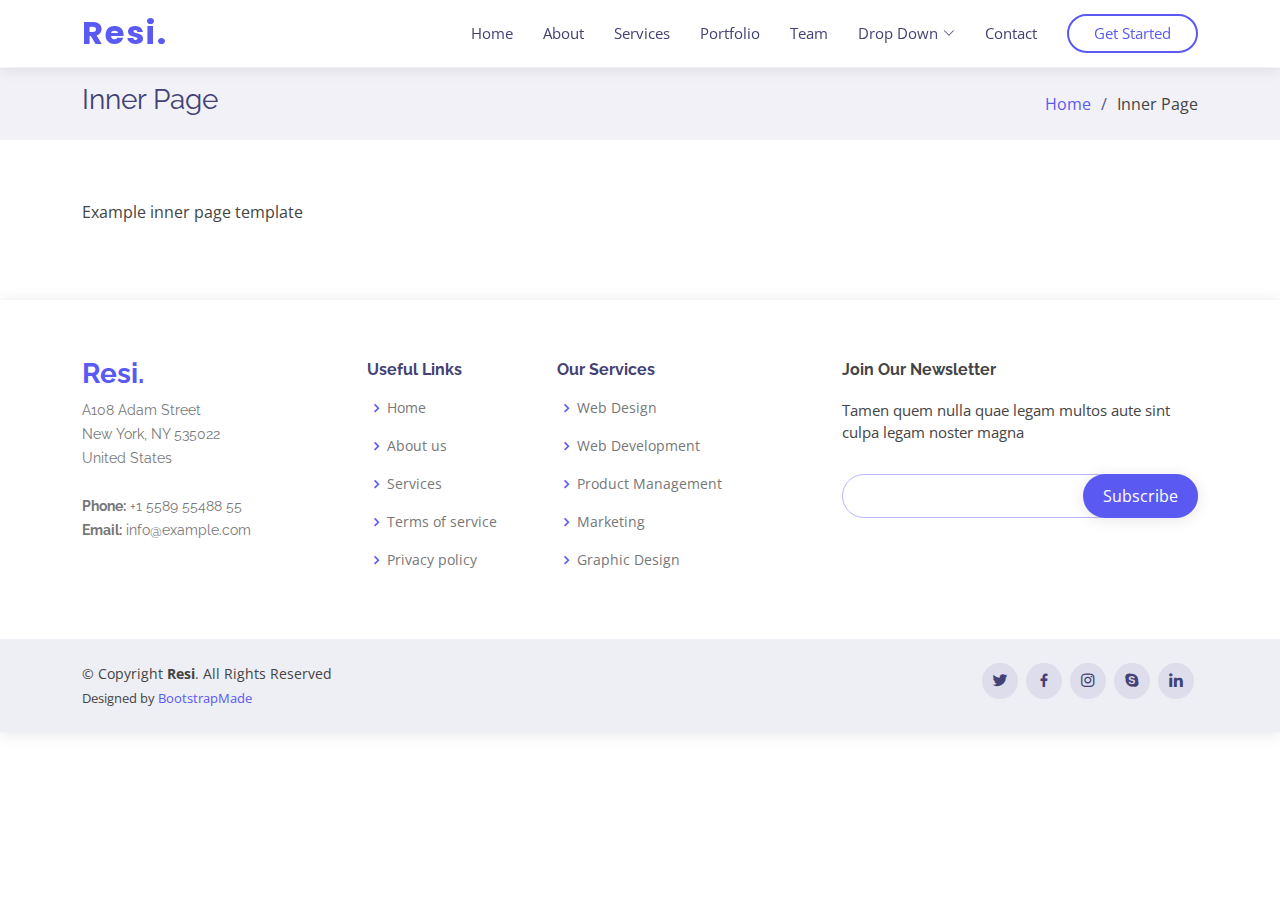
<file: inner-page.html>
<!DOCTYPE html>
<html lang="en">

<head>
  <meta charset="utf-8">
  <meta content="width=device-width, initial-scale=1.0" name="viewport">

  <title>Inner Page - Resi Bootstrap Template</title>
  <meta content="" name="description">
  <meta content="" name="keywords">

  <!-- Favicons -->
  <link href="assets/img/favicon.png" rel="icon">
  <link href="assets/img/apple-touch-icon.png" rel="apple-touch-icon">

  <!-- Google Fonts -->
  <link href="https://fonts.googleapis.com/css?family=Open+Sans:300,300i,400,400i,600,600i,700,700i|Raleway:300,300i,400,400i,500,500i,600,600i,700,700i|Poppins:300,300i,400,400i,500,500i,600,600i,700,700i" rel="stylesheet">

  <!-- Vendor CSS Files -->
  <link href="assets/vendor/bootstrap/css/bootstrap.min.css" rel="stylesheet">
  <link href="assets/vendor/bootstrap-icons/bootstrap-icons.css" rel="stylesheet">
  <link href="assets/vendor/boxicons/css/boxicons.min.css" rel="stylesheet">
  <link href="assets/vendor/glightbox/css/glightbox.min.css" rel="stylesheet">
  <link href="assets/vendor/remixicon/remixicon.css" rel="stylesheet">
  <link href="assets/vendor/swiper/swiper-bundle.min.css" rel="stylesheet">

  <!-- Template Main CSS File -->
  <link href="assets/css/style.css" rel="stylesheet">

  <!-- =======================================================
  * Template Name: Resi
  * Updated: Mar 10 2023 with Bootstrap v5.2.3
  * Template URL: https://bootstrapmade.com/resi-free-bootstrap-html-template/
  * Author: BootstrapMade.com
  * License: https://bootstrapmade.com/license/
  ======================================================== -->
</head>

<body>

  <!-- ======= Header ======= -->
  <header id="header" class="fixed-top header-inner-pages">
    <div class="container d-flex align-items-center justify-content-between">

      <h1 class="logo"><a href="index.html">Resi.</a></h1>
      <!-- Uncomment below if you prefer to use an image logo -->
      <!-- <a href="index.html" class="logo"><img src="assets/img/logo.png" alt="" class="img-fluid"></a>-->

      <nav id="navbar" class="navbar">
        <ul>
          <li><a class="nav-link scrollto " href="#hero">Home</a></li>
          <li><a class="nav-link scrollto" href="#about">About</a></li>
          <li><a class="nav-link scrollto" href="#services">Services</a></li>
          <li><a class="nav-link scrollto " href="#portfolio">Portfolio</a></li>
          <li><a class="nav-link scrollto" href="#team">Team</a></li>
          <li class="dropdown"><a href="#"><span>Drop Down</span> <i class="bi bi-chevron-down"></i></a>
            <ul>
              <li><a href="#">Drop Down 1</a></li>
              <li class="dropdown"><a href="#"><span>Deep Drop Down</span> <i class="bi bi-chevron-right"></i></a>
                <ul>
                  <li><a href="#">Deep Drop Down 1</a></li>
                  <li><a href="#">Deep Drop Down 2</a></li>
                  <li><a href="#">Deep Drop Down 3</a></li>
                  <li><a href="#">Deep Drop Down 4</a></li>
                  <li><a href="#">Deep Drop Down 5</a></li>
                </ul>
              </li>
              <li><a href="#">Drop Down 2</a></li>
              <li><a href="#">Drop Down 3</a></li>
              <li><a href="#">Drop Down 4</a></li>
            </ul>
          </li>
          <li><a class="nav-link scrollto" href="#contact">Contact</a></li>
          <li><a class="getstarted scrollto" href="#about">Get Started</a></li>
        </ul>
        <i class="bi bi-list mobile-nav-toggle"></i>
      </nav><!-- .navbar -->

    </div>
  </header><!-- End Header -->

  <main id="main">

    <!-- ======= Breadcrumbs ======= -->
    <section class="breadcrumbs">
      <div class="container">

        <div class="d-flex justify-content-between align-items-center">
          <h2>Inner Page</h2>
          <ol>
            <li><a href="index.html">Home</a></li>
            <li>Inner Page</li>
          </ol>
        </div>

      </div>
    </section><!-- End Breadcrumbs -->

    <section class="inner-page">
      <div class="container">
        <p>
          Example inner page template
        </p>
      </div>
    </section>

  </main><!-- End #main -->

  <!-- ======= Footer ======= -->
  <footer id="footer">

    <div class="footer-top">
      <div class="container">
        <div class="row">

          <div class="col-lg-3 col-md-6 footer-contact">
            <h3>Resi.</h3>
            <p>
              A108 Adam Street <br>
              New York, NY 535022<br>
              United States <br><br>
              <strong>Phone:</strong> +1 5589 55488 55<br>
              <strong>Email:</strong> info@example.com<br>
            </p>
          </div>

          <div class="col-lg-2 col-md-6 footer-links">
            <h4>Useful Links</h4>
            <ul>
              <li><i class="bx bx-chevron-right"></i> <a href="#">Home</a></li>
              <li><i class="bx bx-chevron-right"></i> <a href="#">About us</a></li>
              <li><i class="bx bx-chevron-right"></i> <a href="#">Services</a></li>
              <li><i class="bx bx-chevron-right"></i> <a href="#">Terms of service</a></li>
              <li><i class="bx bx-chevron-right"></i> <a href="#">Privacy policy</a></li>
            </ul>
          </div>

          <div class="col-lg-3 col-md-6 footer-links">
            <h4>Our Services</h4>
            <ul>
              <li><i class="bx bx-chevron-right"></i> <a href="#">Web Design</a></li>
              <li><i class="bx bx-chevron-right"></i> <a href="#">Web Development</a></li>
              <li><i class="bx bx-chevron-right"></i> <a href="#">Product Management</a></li>
              <li><i class="bx bx-chevron-right"></i> <a href="#">Marketing</a></li>
              <li><i class="bx bx-chevron-right"></i> <a href="#">Graphic Design</a></li>
            </ul>
          </div>

          <div class="col-lg-4 col-md-6 footer-newsletter">
            <h4>Join Our Newsletter</h4>
            <p>Tamen quem nulla quae legam multos aute sint culpa legam noster magna</p>
            <form action="" method="post">
              <input type="email" name="email"><input type="submit" value="Subscribe">
            </form>
          </div>

        </div>
      </div>
    </div>

    <div class="container d-md-flex py-4">

      <div class="me-md-auto text-center text-md-start">
        <div class="copyright">
          &copy; Copyright <strong><span>Resi</span></strong>. All Rights Reserved
        </div>
        <div class="credits">
          <!-- All the links in the footer should remain intact. -->
          <!-- You can delete the links only if you purchased the pro version. -->
          <!-- Licensing information: https://bootstrapmade.com/license/ -->
          <!-- Purchase the pro version with working PHP/AJAX contact form: https://bootstrapmade.com/resi-free-bootstrap-html-template/ -->
          Designed by <a href="https://bootstrapmade.com/">BootstrapMade</a>
        </div>
      </div>
      <div class="social-links text-center text-md-right pt-3 pt-md-0">
        <a href="#" class="twitter"><i class="bx bxl-twitter"></i></a>
        <a href="#" class="facebook"><i class="bx bxl-facebook"></i></a>
        <a href="#" class="instagram"><i class="bx bxl-instagram"></i></a>
        <a href="#" class="google-plus"><i class="bx bxl-skype"></i></a>
        <a href="#" class="linkedin"><i class="bx bxl-linkedin"></i></a>
      </div>
    </div>
  </footer><!-- End Footer -->

  <a href="#" class="back-to-top d-flex align-items-center justify-content-center"><i class="bi bi-arrow-up-short"></i></a>

  <!-- Vendor JS Files -->
  <script src="assets/vendor/purecounter/purecounter_vanilla.js"></script>
  <script src="assets/vendor/bootstrap/js/bootstrap.bundle.min.js"></script>
  <script src="assets/vendor/glightbox/js/glightbox.min.js"></script>
  <script src="assets/vendor/isotope-layout/isotope.pkgd.min.js"></script>
  <script src="assets/vendor/swiper/swiper-bundle.min.js"></script>
  <script src="assets/vendor/php-email-form/validate.js"></script>

  <!-- Template Main JS File -->
  <script src="assets/js/main.js"></script>

</body>

</html>
</file>
<file: assets/css/style.css>
/**
* Template Name: Resi
* Updated: Mar 10 2023 with Bootstrap v5.2.3
* Template URL: https://bootstrapmade.com/resi-free-bootstrap-html-template/
* Author: BootstrapMade.com
* License: https://bootstrapmade.com/license/
*/

/*--------------------------------------------------------------
# General
--------------------------------------------------------------*/
body {
  font-family: "Open Sans", sans-serif;
  color: #444444;
}

a {
  text-decoration: none;
  color: #5a5af3;
}

a:hover {
  color: #2a2af0;
  text-decoration: none;
}

h1,
h2,
h3,
h4,
h5,
h6 {
  font-family: "Raleway", sans-serif;
}

main > .container {
  padding: 5em 0;
}

/*--------------------------------------------------------------
# Back to top button
--------------------------------------------------------------*/
.back-to-top {
  position: fixed;
  visibility: hidden;
  opacity: 0;
  right: 15px;
  bottom: 15px;
  z-index: 996;
  background: #5a5af3;
  width: 40px;
  height: 40px;
  border-radius: 50px;
  transition: all 0.4s;
}

.back-to-top i {
  font-size: 24px;
  color: #fff;
  line-height: 0;
}

.back-to-top:hover {
  background: #8080f6;
  color: #fff;
}

.back-to-top.active {
  visibility: visible;
  opacity: 1;
}

/*--------------------------------------------------------------
# Header
--------------------------------------------------------------*/
#header {
  transition: all 0.5s;
  z-index: 997;
  padding: 20px 0;
  background: #fff;
}

#header.header-scrolled,
#header.header-inner-pages {
  padding: 12px 0;
  box-shadow: 0px 2px 15px rgba(0, 0, 0, 0.1);
}

#header .logo {
  font-size: 32px;
  margin: 0;
  padding: 0;
  line-height: 1;
  font-weight: 700;
  letter-spacing: 2px;
  font-family: "Poppins", sans-serif;
}

#header .logo a {
  color: #5a5af3;
}

#header .logo img {
  max-height: 40px;
}

@media (max-width: 992px) {
  #header {
    padding: 12px 0;
  }
}

/*--------------------------------------------------------------
# Navigation Menu
--------------------------------------------------------------*/
/**
* Desktop Navigation 
*/
.navbar {
  padding: 0;
}

.navbar ul {
  margin: 0;
  padding: 0;
  display: flex;
  list-style: none;
  align-items: center;
}

.navbar li {
  position: relative;
}

.navbar a,
.navbar a:focus {
  display: flex;
  align-items: center;
  justify-content: space-between;
  padding: 10px 0 10px 30px;
  font-size: 15px;
  color: #434175;
  white-space: nowrap;
  transition: 0.3s;
}

.navbar a i,
.navbar a:focus i {
  font-size: 12px;
  line-height: 0;
  margin-left: 5px;
}

.navbar a:hover,
.navbar .active,
.navbar .active:focus,
.navbar li:hover>a {
  color: #5a5af3;
}

.navbar .getstarted,
.navbar .getstarted:focus {
  padding: 6px 25px;
  margin-left: 30px;
  border-radius: 50px;
  color: #5a5af3;
  border: 2px solid #5a5af3;
}

.navbar .getstarted:hover,
.navbar .getstarted:focus:hover {
  color: #fff;
  background: #7272f5;
}

.navbar .dropdown ul {
  display: block;
  position: absolute;
  left: 14px;
  top: calc(100% + 30px);
  margin: 0;
  padding: 10px 0;
  z-index: 99;
  opacity: 0;
  visibility: hidden;
  background: #fff;
  box-shadow: 0px 0px 30px rgba(127, 137, 161, 0.25);
  transition: 0.3s;
  border-radius: 4px;
}

.navbar .dropdown ul li {
  min-width: 200px;
}

.navbar .dropdown ul a {
  padding: 10px 20px;
  font-size: 15px;
  text-transform: none;
}

.navbar .dropdown ul a i {
  font-size: 12px;
}

.navbar .dropdown ul a:hover,
.navbar .dropdown ul .active:hover,
.navbar .dropdown ul li:hover>a {
  color: #5a5af3;
}

.navbar .dropdown:hover>ul {
  opacity: 1;
  top: 100%;
  visibility: visible;
}

.navbar .dropdown .dropdown ul {
  top: 0;
  left: calc(100% - 30px);
  visibility: hidden;
}

.navbar .dropdown .dropdown:hover>ul {
  opacity: 1;
  top: 0;
  left: 100%;
  visibility: visible;
}

@media (max-width: 1366px) {
  .navbar .dropdown .dropdown ul {
    left: -90%;
  }

  .navbar .dropdown .dropdown:hover>ul {
    left: -100%;
  }
}

/**
* Mobile Navigation 
*/
.mobile-nav-toggle {
  color: #434175;
  font-size: 28px;
  cursor: pointer;
  display: none;
  line-height: 0;
  transition: 0.5s;
}

.mobile-nav-toggle.bi-x {
  color: #fff;
}

@media (max-width: 991px) {
  .mobile-nav-toggle {
    display: block;
  }

  .navbar ul {
    display: none;
  }
}

.navbar-mobile {
  position: fixed;
  overflow: hidden;
  top: 0;
  right: 0;
  left: 0;
  bottom: 0;
  background: rgba(48, 47, 84, 0.9);
  transition: 0.3s;
}

.navbar-mobile .mobile-nav-toggle {
  position: absolute;
  top: 15px;
  right: 15px;
}

.navbar-mobile ul {
  display: block;
  position: absolute;
  top: 55px;
  right: 15px;
  bottom: 15px;
  left: 15px;
  padding: 10px 0;
  border-radius: 10px;
  background-color: #fff;
  overflow-y: auto;
  transition: 0.3s;
}

.navbar-mobile a,
.navbar-mobile a:focus {
  padding: 10px 20px;
  font-size: 15px;
  color: #434175;
}

.navbar-mobile a:hover,
.navbar-mobile .active,
.navbar-mobile li:hover>a {
  color: #5a5af3;
}

.navbar-mobile .getstarted,
.navbar-mobile .getstarted:focus {
  margin: 15px;
}

.navbar-mobile .dropdown ul {
  position: static;
  display: none;
  margin: 10px 20px;
  padding: 10px 0;
  z-index: 99;
  opacity: 1;
  visibility: visible;
  background: #fff;
  box-shadow: 0px 0px 30px rgba(127, 137, 161, 0.25);
}

.navbar-mobile .dropdown ul li {
  min-width: 200px;
}

.navbar-mobile .dropdown ul a {
  padding: 10px 20px;
}

.navbar-mobile .dropdown ul a i {
  font-size: 12px;
}

.navbar-mobile .dropdown ul a:hover,
.navbar-mobile .dropdown ul .active:hover,
.navbar-mobile .dropdown ul li:hover>a {
  color: #5a5af3;
}

.navbar-mobile .dropdown>.dropdown-active {
  display: block;
}

/*--------------------------------------------------------------
# Hero Section
--------------------------------------------------------------*/
#hero {
  width: 100%;
  height: 100vh;
  background: white;
  border-bottom: 2px solid white;
}

#hero .container {
  padding-top: 80px;
}

#hero h1 {
  margin: 0;
  font-size: 48px;
  font-weight: 400;
  line-height: 56px;
  color: #434175;
  font-family: "Poppins", sans-serif;
}

#hero h2 {
  margin: 10px 0 0 0;
  font-size: 20px;
}

#hero ul {
  margin-top: 15px;
  list-style: none;
  padding: 0;
}

#hero ul li {
  padding: 10px 0 0 28px;
  position: relative;
}

#hero ul i {
  left: 0;
  top: 7px;
  position: absolute;
  font-size: 20px;
  color: #5a5af3;
}

#hero .btn-get-started,
#hero .btn-get-quote {
  font-family: "Poppins", sans-serif;
  font-weight: 400;
  font-size: 15px;
  letter-spacing: 0.5px;
  display: inline-block;
  padding: 8px 30px 9px 30px;
  margin-bottom: 15px;
  border-radius: 3px;
  transition: 0.5s;
  border-radius: 50px;
}

#hero .btn-get-started {
  background: #5a5af3;
  color: #fff;
  border: 2px solid #5a5af3;
  margin-right: 10px;
}

#hero .btn-get-started:hover {
  background: #7272f5;
  border-color: #7272f5;
}

#hero .btn-get-quote {
  color: #5a5af3;
  border: 2px solid #5a5af3;
}

#hero .btn-get-quote:hover {
  background: #5a5af3;
  color: #fff;
}

@media (min-width: 1024px) {
  #hero {
    background-attachment: fixed;
  }
}

@media (max-width: 991px) {
  #hero .hero-img {
    text-align: center;
  }

  #hero .hero-img img {
    width: 50%;
  }
}

@media (max-width: 768px) {
  #hero h1 {
    font-size: 28px;
    line-height: 36px;
  }

  #hero h2 {
    font-size: 18px;
    line-height: 24px;
    margin-bottom: 30px;
  }

  #hero .hero-img img {
    width: 70%;
  }
}

@media (max-width: 575px) {
  #hero {
    text-align: center;
  }

  #hero ul {
    text-align: left;
    font-size: 14px;
  }

  #hero .hero-img img {
    width: 80%;
  }

  #hero .btn-get-started,
  #hero .btn-get-quote {
    padding-left: 18px;
    padding-right: 18px;
    font-size: 14px;
  }
}

/*--------------------------------------------------------------
# Sections General
--------------------------------------------------------------*/
section {
  padding: 60px 0;
}

.section-bg {
  background-color: #eeeef5;
}

.section-title {
  text-align: center;
  padding-bottom: 30px;
}

.section-title h2 {
  font-size: 32px;
  font-weight: bold;
  text-transform: uppercase;
  margin-bottom: 20px;
  padding-bottom: 20px;
  position: relative;
  color: #434175;
}

.section-title h2::after {
  content: "";
  position: absolute;
  display: block;
  width: 50px;
  height: 3px;
  background: #5a5af3;
  bottom: 0;
  left: calc(50% - 25px);
}

.section-title p {
  margin-bottom: 0;
}

/*--------------------------------------------------------------
# About
--------------------------------------------------------------*/
.about .content h2 {
  font-weight: 700;
  font-size: 44px;
  line-height: 50px;
  margin-bottom: 20px;
  color: #434175;
}

.about .content h3 {
  font-weight: 500;
  line-height: 32px;
  font-size: 24px;
}

.about .content ul {
  list-style: none;
  padding: 0;
}

.about .content ul li {
  padding: 10px 0 0 28px;
  position: relative;
}

.about .content ul i {
  left: 0;
  top: 7px;
  position: absolute;
  font-size: 20px;
  color: #5a5af3;
}

.about .content p:last-child {
  margin-bottom: 0;
}

/*--------------------------------------------------------------
# Why Us
--------------------------------------------------------------*/
.why-us {
  padding-top: 0;
}

.why-us .box {
  padding: 50px 30px;
  box-shadow: 0px 2px 15px rgba(0, 0, 0, 0.1);
  transition: all ease-in-out 0.3s;
}

.why-us .box span {
  display: block;
  font-size: 28px;
  font-weight: 700;
  color: #b9b9fa;
}

.why-us .box h4 {
  font-size: 24px;
  font-weight: 600;
  padding: 0;
  margin: 20px 0;
  color: #434175;
}

.why-us .box p {
  color: #aaaaaa;
  font-size: 15px;
  margin: 0;
  padding: 0;
}

.why-us .box:hover {
  background: #5a5af3;
  padding: 30px 30px 70px 30px;
  box-shadow: 10px 15px 30px rgba(0, 0, 0, 0.18);
}

.why-us .box:hover span,
.why-us .box:hover h4,
.why-us .box:hover p {
  color: #fff;
}

/*--------------------------------------------------------------
# Counts
--------------------------------------------------------------*/
.counts {
  padding: 70px 0 60px;
}

.counts .count-box {
  padding: 30px 30px 25px 30px;
  width: 100%;
  position: relative;
  text-align: center;
  background: #fff;
}

.counts .count-box i {
  position: absolute;
  top: -25px;
  left: 50%;
  transform: translateX(-50%);
  font-size: 24px;
  background: #5a5af3;
  color: #fff;
  border-radius: 50px;
  width: 48px;
  height: 48px;
  display: inline-flex;
  align-items: center;
  justify-content: center;
}

.counts .count-box span {
  font-size: 36px;
  display: block;
  font-weight: 600;
  color: #0c0ca8;
}

.counts .count-box p {
  padding: 0;
  margin: 0;
  font-family: "Raleway", sans-serif;
  font-size: 14px;
}

/*--------------------------------------------------------------
# Services
--------------------------------------------------------------*/
.services .icon-box {
  text-align: center;
  padding: 70px 20px 80px 20px;
  transition: all ease-in-out 0.3s;
  background: #fff;
  box-shadow: 0px 0 35px 0 rgba(0, 0, 0, 0.08);
}

.services .icon-box .icon {
  margin: 0 auto;
  width: 100px;
  height: 100px;
  display: flex;
  align-items: center;
  justify-content: center;
  transition: ease-in-out 0.3s;
  position: relative;
}

.services .icon-box .icon i {
  font-size: 36px;
  transition: 0.5s;
  position: relative;
}

.services .icon-box .icon svg {
  position: absolute;
  top: 0;
  left: 0;
}

.services .icon-box .icon svg path {
  transition: 0.5s;
  fill: #f5f5f5;
}

.services .icon-box h4 {
  font-weight: 600;
  margin: 10px 0 15px 0;
  font-size: 22px;
}

.services .icon-box h4 a {
  color: #434175;
  transition: ease-in-out 0.3s;
}

.services .icon-box p {
  line-height: 24px;
  font-size: 14px;
  margin-bottom: 0;
}

.services .icon-box:hover {
  border-color: #fff;
  box-shadow: 0px 0 35px 0 rgba(0, 0, 0, 0.08);
}

.services .iconbox-blue i {
  color: #47aeff;
}

.services .iconbox-blue:hover .icon i {
  color: #fff;
}

.services .iconbox-blue:hover .icon path {
  fill: #47aeff;
}

.services .iconbox-orange i {
  color: #ffa76e;
}

.services .iconbox-orange:hover .icon i {
  color: #fff;
}

.services .iconbox-orange:hover .icon path {
  fill: #ffa76e;
}

.services .iconbox-pink i {
  color: #e80368;
}

.services .iconbox-pink:hover .icon i {
  color: #fff;
}

.services .iconbox-pink:hover .icon path {
  fill: #e80368;
}

.services .iconbox-teal i {
  color: #11dbcf;
}

.services .iconbox-teal:hover .icon i {
  color: #fff;
}

.services .iconbox-teal:hover .icon path {
  fill: #11dbcf;
}

/*--------------------------------------------------------------
# Features
--------------------------------------------------------------*/
.features {
  padding-top: 0;
}

.features .icon-box {
  display: flex;
  align-items: center;
  padding: 20px;
  transition: ease-in-out 0.3s;
  box-shadow: 0px 2px 15px rgba(0, 0, 0, 0.1);
}

.features .icon-box i {
  font-size: 32px;
  padding-right: 10px;
  line-height: 1;
}

.features .icon-box h3 {
  font-weight: 700;
  margin: 0;
  padding: 0;
  line-height: 1;
  font-size: 16px;
}

.features .icon-box h3 a {
  color: #434175;
  transition: ease-in-out 0.3s;
}

.features .icon-box:hover h3 a {
  color: #5a5af3;
}

/*--------------------------------------------------------------
# Portfolio
--------------------------------------------------------------*/
.portfolio .portfolio-item {
  margin-bottom: 30px;
}

.portfolio #portfolio-flters {
  padding: 0;
  margin: 0 auto 15px auto;
  list-style: none;
  text-align: center;
  border-radius: 50px;
  padding: 2px 15px;
}

.portfolio #portfolio-flters li {
  cursor: pointer;
  display: inline-block;
  padding: 10px 15px;
  font-size: 16px;
  font-weight: 600;
  line-height: 1;
  text-transform: uppercase;
  color: #444444;
  margin-bottom: 10px;
  transition: all 0.3s ease-in-out;
}

.portfolio #portfolio-flters li:hover,
.portfolio #portfolio-flters li.filter-active {
  color: #5a5af3;
}

.portfolio #portfolio-flters li:last-child {
  margin-right: 0;
}

.portfolio .portfolio-wrap {
  transition: 0.3s;
  position: relative;
  overflow: hidden;
  z-index: 1;
}

.portfolio .portfolio-wrap::before {
  content: "";
  background: rgba(255, 255, 255, 0.7);
  position: absolute;
  left: 30px;
  right: 30px;
  top: 30px;
  bottom: 30px;
  transition: all ease-in-out 0.3s;
  z-index: 2;
  opacity: 0;
}

.portfolio .portfolio-wrap .portfolio-info {
  opacity: 0;
  position: absolute;
  top: 0;
  left: 0;
  right: 0;
  bottom: 0;
  text-align: center;
  z-index: 3;
  transition: all ease-in-out 0.3s;
  display: flex;
  flex-direction: column;
  justify-content: center;
  align-items: center;
}

.portfolio .portfolio-wrap .portfolio-info::before {
  display: block;
  content: "";
  width: 48px;
  height: 48px;
  position: absolute;
  top: 35px;
  left: 35px;
  border-top: 3px solid #fff;
  border-left: 3px solid #fff;
  transition: all 0.5s ease 0s;
  z-index: 9994;
}

.portfolio .portfolio-wrap .portfolio-info::after {
  display: block;
  content: "";
  width: 48px;
  height: 48px;
  position: absolute;
  bottom: 35px;
  right: 35px;
  border-bottom: 3px solid #fff;
  border-right: 3px solid #fff;
  transition: all 0.5s ease 0s;
  z-index: 9994;
}

.portfolio .portfolio-wrap .portfolio-info h4 {
  font-size: 20px;
  color: #434175;
  font-weight: 600;
}

.portfolio .portfolio-wrap .portfolio-info p {
  color: #434175;
  font-size: 14px;
  text-transform: uppercase;
  padding: 0;
  margin: 0;
}

.portfolio .portfolio-wrap .portfolio-links {
  text-align: center;
  z-index: 4;
}

.portfolio .portfolio-wrap .portfolio-links a {
  color: #5a5af3;
  margin: 0 2px;
  font-size: 28px;
  display: inline-block;
  transition: 0.3s;
}

.portfolio .portfolio-wrap .portfolio-links a:hover {
  color: #1313ee;
}

.portfolio .portfolio-wrap:hover::before {
  top: 0;
  left: 0;
  right: 0;
  bottom: 0;
  opacity: 1;
}

.portfolio .portfolio-wrap:hover .portfolio-info {
  opacity: 1;
}

.portfolio .portfolio-wrap:hover .portfolio-info::before {
  top: 15px;
  left: 15px;
}

.portfolio .portfolio-wrap:hover .portfolio-info::after {
  bottom: 15px;
  right: 15px;
}

/*--------------------------------------------------------------
# Portfolio Details
--------------------------------------------------------------*/
.portfolio-details {
  padding-top: 40px;
}

.portfolio-details .portfolio-details-slider img {
  width: 100%;
}

.portfolio-details .portfolio-details-slider .swiper-pagination {
  margin-top: 20px;
  position: relative;
}

.portfolio-details .portfolio-details-slider .swiper-pagination .swiper-pagination-bullet {
  width: 12px;
  height: 12px;
  background-color: #fff;
  opacity: 1;
  border: 1px solid #5a5af3;
}

.portfolio-details .portfolio-details-slider .swiper-pagination .swiper-pagination-bullet-active {
  background-color: #5a5af3;
}

.portfolio-details .portfolio-info {
  padding: 30px;
  box-shadow: 0px 0 30px rgba(67, 65, 117, 0.08);
}

.portfolio-details .portfolio-info h3 {
  font-size: 22px;
  font-weight: 700;
  margin-bottom: 20px;
  padding-bottom: 20px;
  border-bottom: 1px solid #eee;
}

.portfolio-details .portfolio-info ul {
  list-style: none;
  padding: 0;
  font-size: 15px;
}

.portfolio-details .portfolio-info ul li+li {
  margin-top: 10px;
}

.portfolio-details .portfolio-description {
  padding-top: 30px;
}

.portfolio-details .portfolio-description h2 {
  font-size: 26px;
  font-weight: 700;
  margin-bottom: 20px;
}

.portfolio-details .portfolio-description p {
  padding: 0;
}

/*--------------------------------------------------------------
# Team
--------------------------------------------------------------*/
.team .member {
  margin-bottom: 20px;
  overflow: hidden;
  text-align: center;
  border-radius: 5px;
  background: #fff;
  box-shadow: 0px 2px 15px rgba(0, 0, 0, 0.1);
}

.team .member .member-img {
  position: relative;
  overflow: hidden;
}

.team .member .social {
  position: absolute;
  left: 0;
  bottom: 0;
  right: 0;
  height: 40px;
  opacity: 0;
  transition: ease-in-out 0.3s;
  text-align: center;
  background: rgba(255, 255, 255, 0.85);
}

.team .member .social a {
  transition: color 0.3s;
  color: #434175;
  margin: 0 10px;
  padding-top: 8px;
  display: inline-block;
}

.team .member .social a:hover {
  color: #5a5af3;
}

.team .member .social i {
  font-size: 18px;
  margin: 0 2px;
}

.team .member .member-info {
  padding: 25px 15px;
}

.team .member .member-info h4 {
  font-weight: 700;
  margin-bottom: 5px;
  font-size: 18px;
  color: #434175;
}

.team .member .member-info span {
  display: block;
  font-size: 13px;
  font-weight: 400;
  color: #aaaaaa;
}

.team .member .member-info p {
  font-style: italic;
  font-size: 14px;
  line-height: 26px;
  color: #777777;
}

.team .member:hover .social {
  opacity: 1;
}

/*--------------------------------------------------------------
# Pricing
--------------------------------------------------------------*/
.pricing .row {
  padding-top: 40px;
}

.pricing .box {
  padding: 40px;
  margin-bottom: 30px;
  box-shadow: 0px 0px 30px rgba(73, 78, 92, 0.15);
  background: #fff;
  text-align: center;
}

.pricing h3 {
  font-weight: 300;
  margin-bottom: 15px;
  font-size: 28px;
}

.pricing h4 {
  font-size: 46px;
  color: #5a5af3;
  font-weight: 400;
  font-family: "Open Sans", sans-serif;
  margin-bottom: 25px;
}

.pricing h4 span {
  color: #bababa;
  font-size: 18px;
  display: block;
}

.pricing ul {
  padding: 0;
  list-style: none;
  color: #999;
  text-align: left;
  line-height: 20px;
}

.pricing ul li {
  padding-bottom: 12px;
}

.pricing ul i {
  color: #5a5af3;
  font-size: 18px;
  padding-right: 4px;
}

.pricing ul .na {
  color: #ccc;
}

.pricing ul .na i {
  color: #ccc;
}

.pricing ul .na span {
  text-decoration: line-through;
}

.pricing .btn-buy {
  background: #434175;
  display: inline-block;
  padding: 10px 35px;
  border-radius: 50px;
  color: #fff;
  transition: none;
  font-size: 14px;
  font-weight: 400;
  font-family: "Raleway", sans-serif;
  transition: 0.3s;
  border: none;
}

.pricing .btn-buy:hover {
  background: #5a5af3;
}

.pricing .featured {
  z-index: 10;
  margin: -30px -5px 0 -5px;
}

.pricing .featured .btn-buy {
  background: #5a5af3;
}

.pricing .featured .btn-buy:hover {
  background: #7272f5;
}

@media (max-width: 992px) {
  .pricing .box {
    max-width: 60%;
    margin: 0 auto 30px auto;
  }
}

@media (max-width: 767px) {
  .pricing .box {
    max-width: 80%;
    margin: 0 auto 30px auto;
  }
}

@media (max-width: 420px) {
  .pricing .box {
    max-width: 100%;
    margin: 0 auto 30px auto;
  }
}

/*--------------------------------------------------------------
# Frequently Asked Questions
--------------------------------------------------------------*/
.faq {
  padding: 60px 0;
}

.faq .faq-list {
  padding: 0;
  list-style: none;
}

.faq .faq-list li {
  border-bottom: 1px solid #f2f2fe;
  margin-bottom: 20px;
  padding-bottom: 20px;
}

.faq .faq-list .question {
  display: block;
  position: relative;
  font-family: #5a5af3;
  font-size: 18px;
  line-height: 24px;
  font-weight: 400;
  padding-left: 25px;
  cursor: pointer;
  color: #2a2af0;
  transition: 0.3s;
}

.faq .faq-list i {
  font-size: 16px;
  position: absolute;
  left: 0;
  top: -2px;
}

.faq .faq-list p {
  margin-bottom: 0;
  padding: 10px 0 0 25px;
}

.faq .faq-list .icon-show {
  display: none;
}

.faq .faq-list .collapsed {
  color: black;
}

.faq .faq-list .collapsed:hover {
  color: #5a5af3;
}

.faq .faq-list .collapsed .icon-show {
  display: inline-block;
  transition: 0.6s;
}

.faq .faq-list .collapsed .icon-close {
  display: none;
  transition: 0.6s;
}

/*--------------------------------------------------------------
# Contact
--------------------------------------------------------------*/
.contact .info-box {
  color: #444444;
  text-align: center;
  box-shadow: 0 0 30px rgba(214, 215, 216, 0.6);
  padding: 20px 0 30px 0;
  background: #fff;
}

.contact .info-box i {
  font-size: 32px;
  color: #5a5af3;
  border-radius: 50%;
  padding: 8px;
}

.contact .info-box h3 {
  font-size: 20px;
  color: #777777;
  font-weight: 700;
  margin: 10px 0;
}

.contact .info-box p {
  padding: 0;
  line-height: 24px;
  font-size: 14px;
  margin-bottom: 0;
}

.contact .php-email-form {
  background: #fff;
  box-shadow: 0 0 30px rgba(214, 215, 216, 0.6);
  padding: 30px;
}

.contact .php-email-form .validate {
  display: none;
  color: red;
  margin: 0 0 15px 0;
  font-weight: 400;
  font-size: 13px;
}

.contact .php-email-form .error-message {
  display: none;
  color: #fff;
  background: #ed3c0d;
  text-align: left;
  padding: 15px;
  font-weight: 600;
}

.contact .php-email-form .error-message br+br {
  margin-top: 25px;
}

.contact .php-email-form .sent-message {
  display: none;
  color: #fff;
  background: #18d26e;
  text-align: center;
  padding: 15px;
  font-weight: 600;
}

.contact .php-email-form .loading {
  display: none;
  background: #fff;
  text-align: center;
  padding: 15px;
}

.contact .php-email-form .loading:before {
  content: "";
  display: inline-block;
  border-radius: 50%;
  width: 24px;
  height: 24px;
  margin: 0 10px -6px 0;
  border: 3px solid #18d26e;
  border-top-color: #eee;
  animation: animate-loading 1s linear infinite;
}

.contact .php-email-form input,
.contact .php-email-form textarea {
  border-radius: 0;
  box-shadow: none;
  font-size: 14px;
  border-radius: 5px;
}

.contact .php-email-form input:focus,
.contact .php-email-form textarea:focus {
  border-color: #5a5af3;
}

.contact .php-email-form input {
  padding: 10px 15px;
}

.contact .php-email-form textarea {
  padding: 12px 15px;
}

.contact .php-email-form button[type=submit] {
  background: #5a5af3;
  border: 0;
  padding: 10px 24px;
  color: #fff;
  transition: 0.4s;
  border-radius: 50px;
}

.contact .php-email-form button[type=submit]:hover {
  background: #7272f5;
}

@keyframes animate-loading {
  0% {
    transform: rotate(0deg);
  }

  100% {
    transform: rotate(360deg);
  }
}

/*--------------------------------------------------------------
# Breadcrumbs
--------------------------------------------------------------*/
.breadcrumbs {
  padding: 15px 0;
  background: #f1f1f7;
  min-height: 40px;
  margin-top: 68px;
}

.breadcrumbs h2 {
  font-size: 28px;
  font-weight: 400;
  color: #434175;
}

.breadcrumbs ol {
  display: flex;
  flex-wrap: wrap;
  list-style: none;
  padding: 0;
  margin: 0;
}

.breadcrumbs ol li+li {
  padding-left: 10px;
}

.breadcrumbs ol li+li::before {
  display: inline-block;
  padding-right: 10px;
  color: #565396;
  content: "/";
}

@media (max-width: 992px) {
  .breadcrumbs {
    margin-top: 60px;
  }

  .breadcrumbs .d-flex {
    display: block !important;
  }

  .breadcrumbs ol {
    display: block;
  }

  .breadcrumbs ol li {
    display: inline-block;
  }
}

/*--------------------------------------------------------------
# Footer
--------------------------------------------------------------*/
#footer {
  color: #444444;
  font-size: 14px;
  background: #eeeef5;
  box-shadow: 0px 2px 15px rgba(0, 0, 0, 0.1);
}

#footer .footer-top {
  padding: 60px 0 30px 0;
  background: #fff;
}

#footer .footer-top .footer-contact {
  margin-bottom: 30px;
}

#footer .footer-top .footer-contact h3 {
  font-size: 28px;
  margin: 0 0 10px 0;
  padding: 0;
  line-height: 1;
  font-weight: 700;
  color: #5a5af3;
}

#footer .footer-top .footer-contact p {
  font-size: 14px;
  line-height: 24px;
  margin-bottom: 0;
  font-family: "Raleway", sans-serif;
  color: #777777;
}

#footer .footer-top h4 {
  font-size: 16px;
  font-weight: bold;
  color: #434175;
  position: relative;
  padding-bottom: 12px;
}

#footer .footer-top .footer-links {
  margin-bottom: 30px;
}

#footer .footer-top .footer-links ul {
  list-style: none;
  padding: 0;
  margin: 0;
}

#footer .footer-top .footer-links ul i {
  padding-right: 2px;
  color: #5a5af3;
  font-size: 18px;
  line-height: 1;
}

#footer .footer-top .footer-links ul li {
  padding: 10px 0;
  display: flex;
  align-items: center;
}

#footer .footer-top .footer-links ul li:first-child {
  padding-top: 0;
}

#footer .footer-top .footer-links ul a {
  color: #777777;
  transition: 0.3s;
  display: inline-block;
  line-height: 1;
}

#footer .footer-top .footer-links ul a:hover {
  text-decoration: none;
  color: #5a5af3;
}

#footer .footer-newsletter {
  font-size: 15px;
}

#footer .footer-newsletter h4 {
  font-size: 16px;
  font-weight: bold;
  color: #444444;
  position: relative;
  padding-bottom: 12px;
}

#footer .footer-newsletter form {
  margin-top: 30px;
  background: #fff;
  padding: 6px 10px;
  position: relative;
  border-radius: 50px;
  text-align: left;
  border: 1px solid #b9b9fa;
}

#footer .footer-newsletter form input[type=email] {
  border: 0;
  padding: 4px 8px;
  width: calc(100% - 100px);
}

#footer .footer-newsletter form input[type=submit] {
  position: absolute;
  top: -1px;
  right: -1px;
  bottom: -1px;
  border: 0;
  background: none;
  font-size: 16px;
  padding: 0 20px;
  background: #5a5af3;
  color: #fff;
  transition: 0.3s;
  border-radius: 50px;
  box-shadow: 0px 2px 15px rgba(0, 0, 0, 0.1);
}

#footer .footer-newsletter form input[type=submit]:hover {
  background: #7272f5;
}

#footer .credits {
  padding-top: 5px;
  font-size: 13px;
  color: #444444;
}

#footer .credits a {
  transition: 0.3s;
}

#footer .social-links a {
  font-size: 18px;
  display: inline-block;
  background: #deddec;
  color: #434175;
  line-height: 1;
  padding: 8px 0;
  margin-right: 4px;
  border-radius: 50%;
  text-align: center;
  width: 36px;
  height: 36px;
  transition: 0.3s;
}

#footer .social-links a:hover {
  background: #5a5af3;
  color: #fff;
  text-decoration: none;
}
</file>
